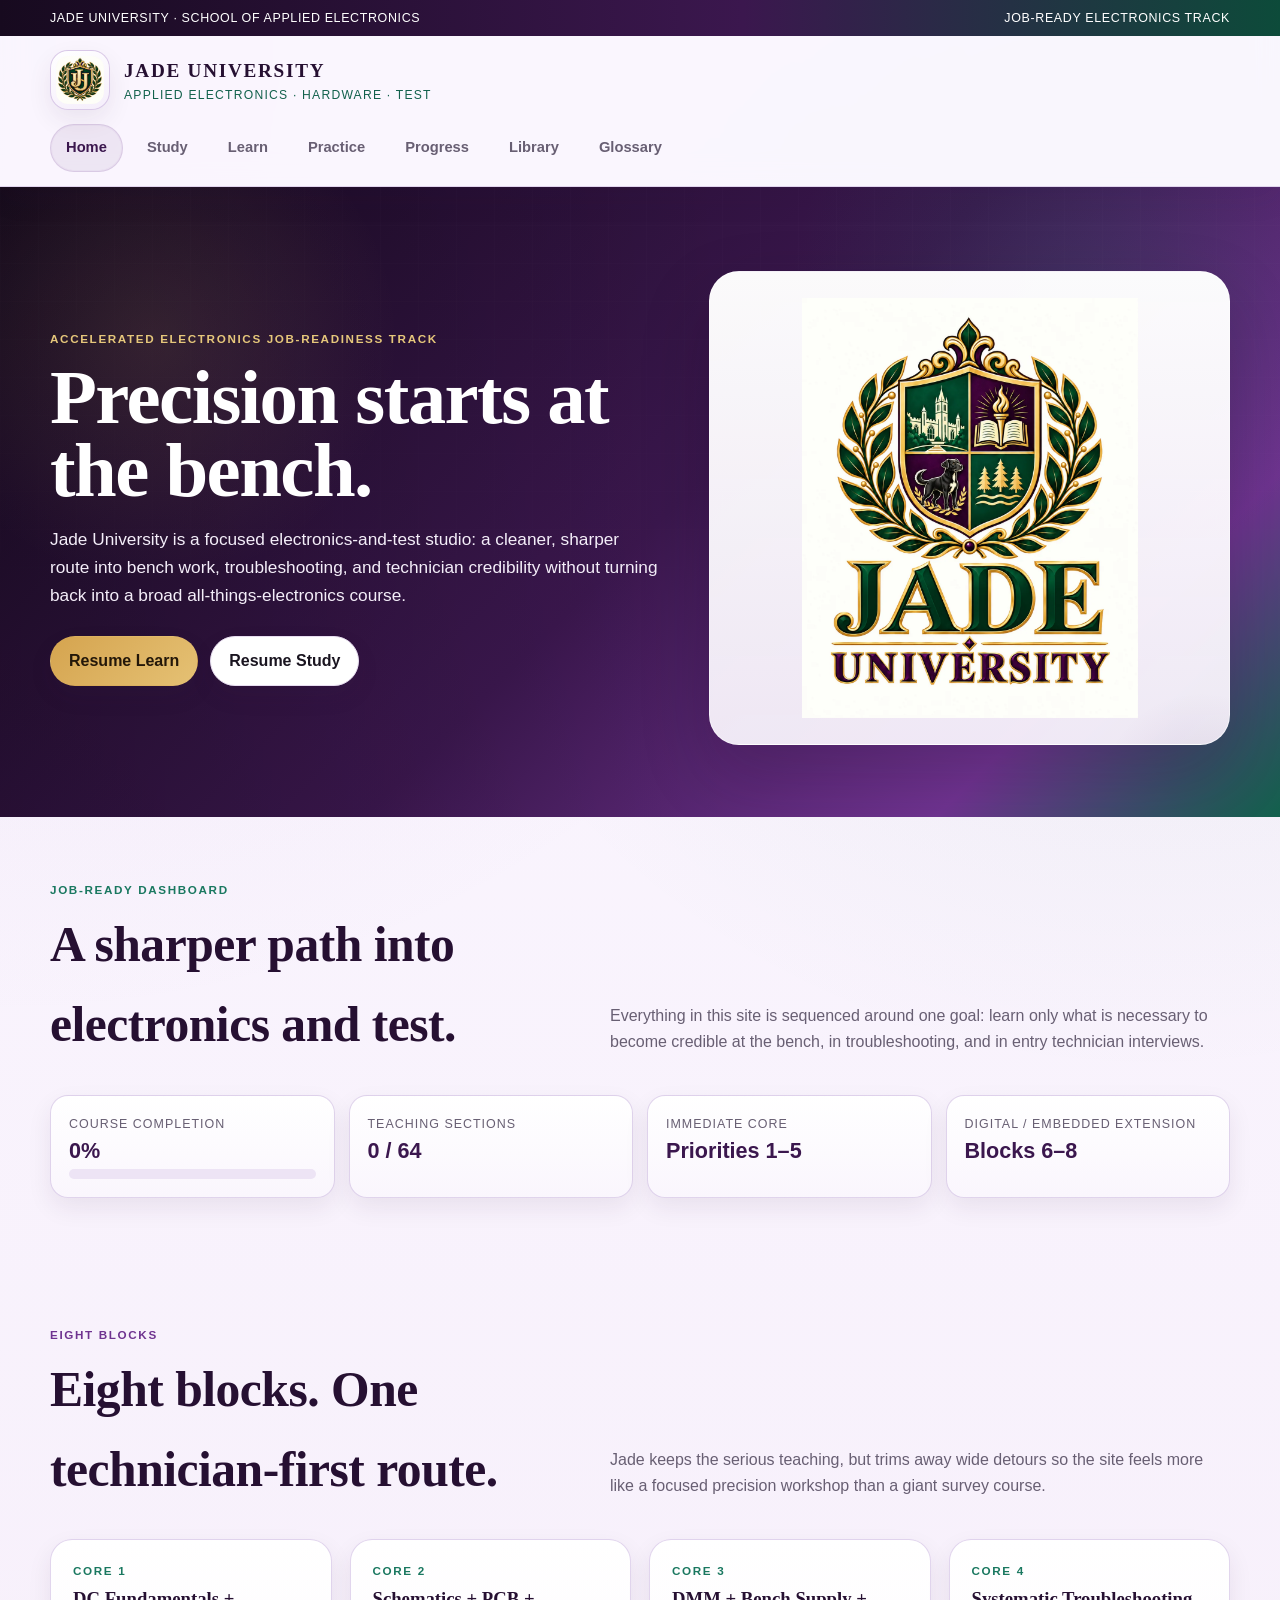
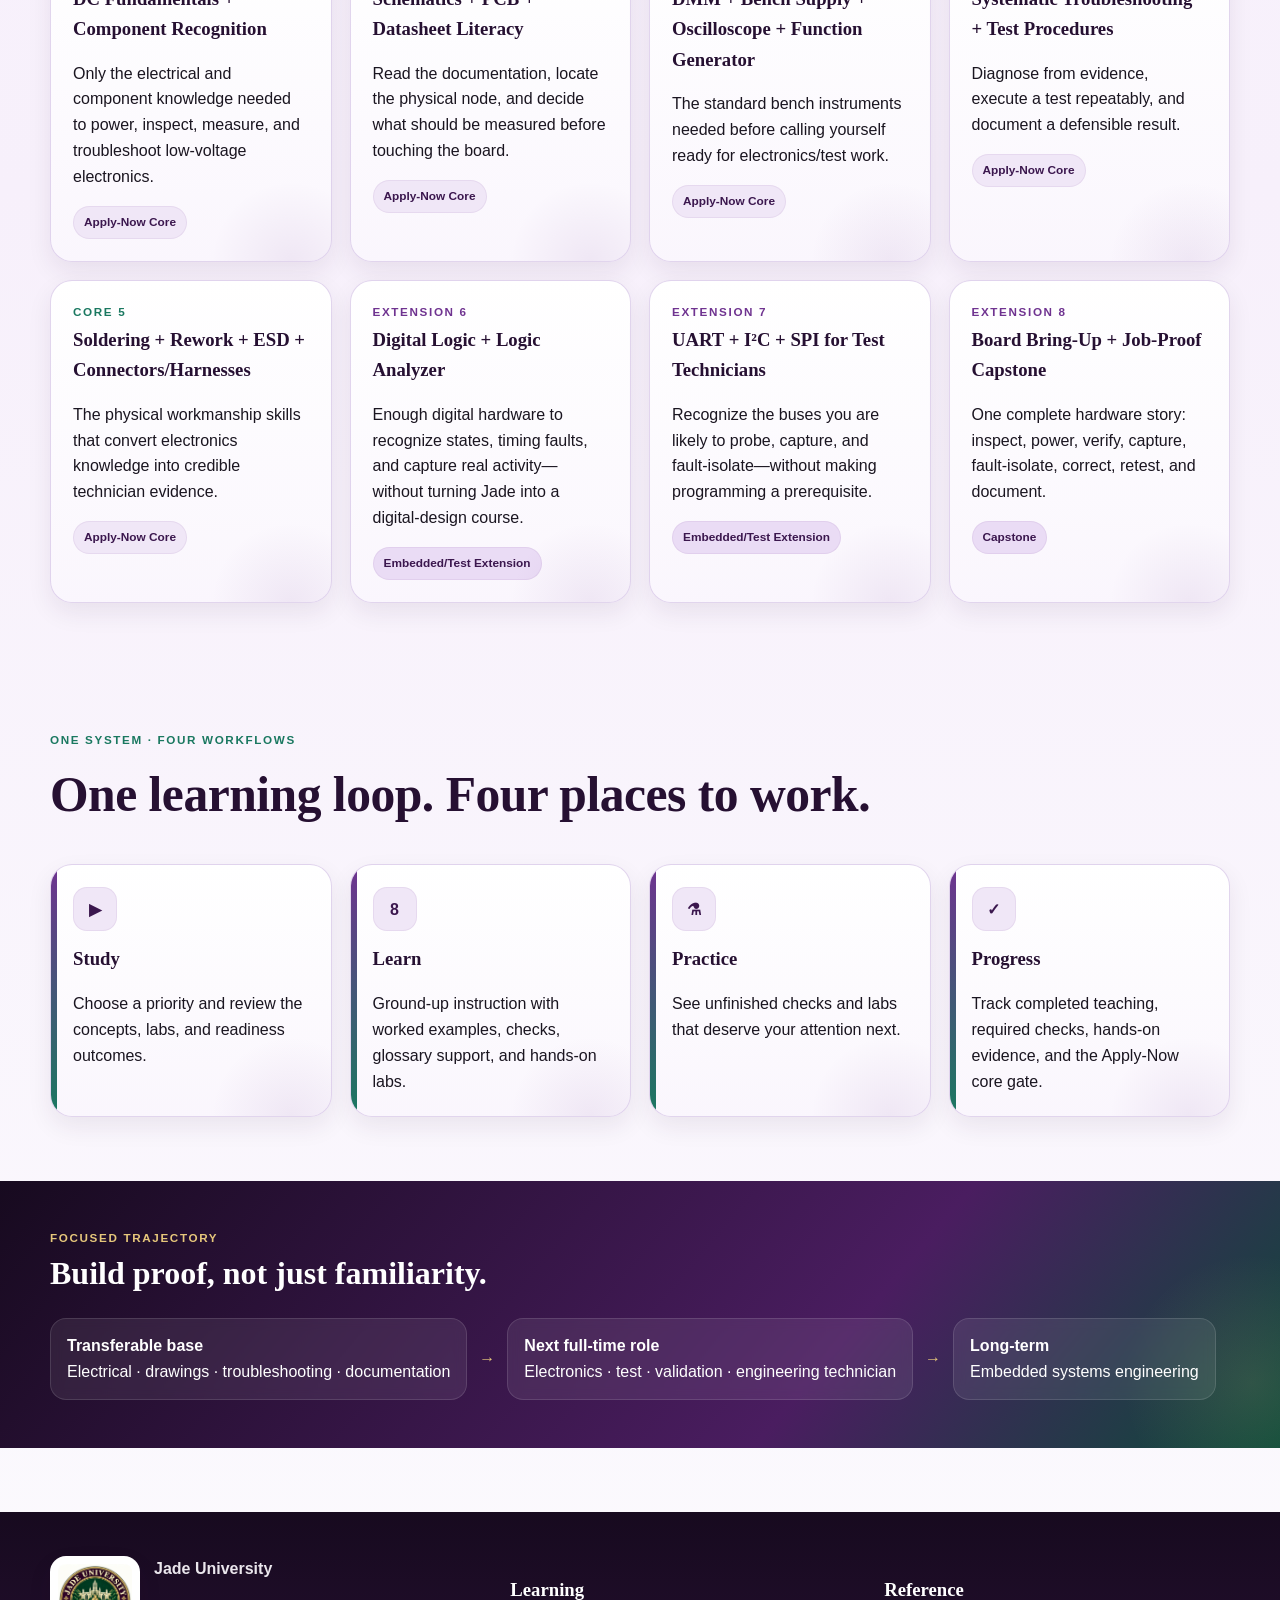
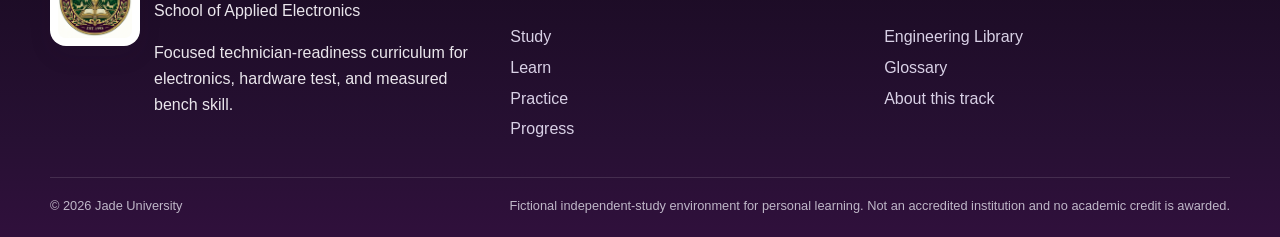
<file: index.html>
<!doctype html>
<html lang="en"><head><meta charset="utf-8"><meta name="viewport" content="width=device-width,initial-scale=1,viewport-fit=cover"><meta name="theme-color" content="#5a2571"><meta name="description" content="Jade University accelerated electronics job-readiness learning track."><link rel="icon" href="icon-192.png"><link rel="apple-touch-icon" href="icon-180.png"><link rel="manifest" href="manifest.webmanifest"><link rel="stylesheet" href="styles.css"><title>Home | Jade University</title></head>
<body data-page="home">
<header class="site-header">
  <a class="skip-link" href="#main">Skip to content</a>
  <div class="topline"><div class="shell topline-inner"><span>Jade University · School of Applied Electronics</span><span class="desktop-only">Job-Ready Electronics Track</span></div></div>
  <div class="shell brand-row">
    <a class="brand" href="index.html"><img src="monogram.webp" alt="Jade University monogram"><div><span class="brand-name">JADE UNIVERSITY</span><span class="brand-sub">Applied Electronics · Hardware · Test</span></div></a>
    <button class="nav-toggle" aria-controls="primary-navigation" aria-expanded="false" aria-label="Open navigation">☰</button>
  </div>
  <nav class="main-nav" id="primary-navigation" aria-label="Primary navigation"><div class="shell nav-links">
    <a href="index.html" data-nav="home">Home</a><a href="study.html" data-nav="study">Study</a><a href="learn.html" data-nav="learn">Learn</a><a href="practice.html" data-nav="practice">Practice</a><a href="progress.html" data-nav="progress">Progress</a><a href="resources.html" data-nav="resources">Library</a><a href="glossary.html" data-nav="glossary">Glossary</a>
  </div></nav>
</header>
<main id="main">
<section class="hero"><div class="shell hero-grid">
  <div><div class="eyebrow">Accelerated Electronics Job-Readiness Track</div><h1>Precision starts at the bench.</h1>
  <p>Jade University is a focused electronics-and-test studio: a cleaner, sharper route into bench work, troubleshooting, and technician credibility without turning back into a broad all-things-electronics course.</p>
  <div class="hero-actions"><a class="button gold" id="resume-learn" href="learn.html">Resume Learn</a><a class="button ghost" id="resume-study" href="study.html">Resume Study</a></div></div>
  <div class="hero-logo-card"><img src="wordmark-stacked.webp" alt="Jade University crest and wordmark"></div>
</div></section>
<section class="section shell"><div id="migration-notice" class="callout purple" hidden></div><div class="section-heading"><div><div class="eyebrow jade">Job-Ready Dashboard</div><h2>A sharper path into electronics and test.</h2></div><p>Everything in this site is sequenced around one goal: learn only what is necessary to become credible at the bench, in troubleshooting, and in entry technician interviews.</p></div>
<div class="status-grid"><div class="status-card"><span>Course completion</span><strong id="home-progress-percent">0%</strong><div class="progress-track"><span id="home-progress-bar"></span></div></div><div class="status-card"><span>Teaching sections</span><strong id="home-progress-count">0 / 0</strong></div><div class="status-card"><span>Immediate core</span><strong>Priorities 1–5</strong></div><div class="status-card"><span>Digital / embedded extension</span><strong>Blocks 6–8</strong></div></div>
</section>
<section class="section shell"><div class="section-heading"><div><div class="eyebrow purple">Eight blocks</div><h2>Eight blocks. One technician-first route.</h2></div><p>Jade keeps the serious teaching, but trims away wide detours so the site feels more like a focused precision workshop than a giant survey course.</p></div><div class="card-grid four" id="core-competency-grid"></div></section>
<section class="section shell"><div class="section-heading"><div><div class="eyebrow jade">One system · four workflows</div><h2>One learning loop. Four places to work.</h2></div></div>
<div class="card-grid four">
<a class="card portal-card" href="study.html"><span class="portal-icon">▶</span><h3>Study</h3><p>Choose a priority and review the concepts, labs, and readiness outcomes.</p></a>
<a class="card portal-card" href="learn.html"><span class="portal-icon">8</span><h3>Learn</h3><p>Ground-up instruction with worked examples, checks, glossary support, and hands-on labs.</p></a>
<a class="card portal-card" href="practice.html"><span class="portal-icon">⚗</span><h3>Practice</h3><p>See unfinished checks and labs that deserve your attention next.</p></a>
<a class="card portal-card" href="progress.html"><span class="portal-icon">✓</span><h3>Progress</h3><p>Track completed teaching, required checks, hands-on evidence, and the Apply-Now core gate.</p></a>
</div></section>
<section class="band"><div class="shell"><div class="eyebrow">Focused trajectory</div><h2>Build proof, not just familiarity.</h2><div class="pathway"><div><strong>Transferable base</strong><span>Electrical · drawings · troubleshooting · documentation</span></div><span class="path-arrow">→</span><div><strong>Next full-time role</strong><span>Electronics · test · validation · engineering technician</span></div><span class="path-arrow">→</span><div><strong>Long-term</strong><span>Embedded systems engineering</span></div></div></div></section>
</main>
<footer class="site-footer"><div class="shell footer-grid">
  <div class="footer-brand"><img loading="lazy" src="seal.webp" alt=""><div><strong>Jade University</strong><p>School of Applied Electronics</p><p>Focused technician-readiness curriculum for electronics, hardware test, and measured bench skill.</p></div></div>
  <div><h3>Learning</h3><a href="study.html">Study</a><a href="learn.html">Learn</a><a href="practice.html">Practice</a><a href="progress.html">Progress</a></div>
  <div><h3>Reference</h3><a href="resources.html">Engineering Library</a><a href="glossary.html">Glossary</a><a href="about.html">About this track</a></div>
</div><div class="shell legal"><span>© 2026 Jade University</span><span>Fictional independent-study environment for personal learning. Not an accredited institution and no academic credit is awarded.</span></div></footer>
<div class="toast" id="toast" hidden></div>

<script>document.addEventListener('DOMContentLoaded',()=>{document.querySelector(`[data-nav="home"]`)?.classList.add('active')});</script>
<script src="curriculum.js"></script><script src="glossary-data.js"></script><script src="resources-data.js"></script><script src="learning-enhancements.js"></script><script src="app.js"></script><script>if('serviceWorker' in navigator){window.addEventListener('load',()=>navigator.serviceWorker.register('service-worker.js').catch(()=>{}))}</script></body></html>
</file>
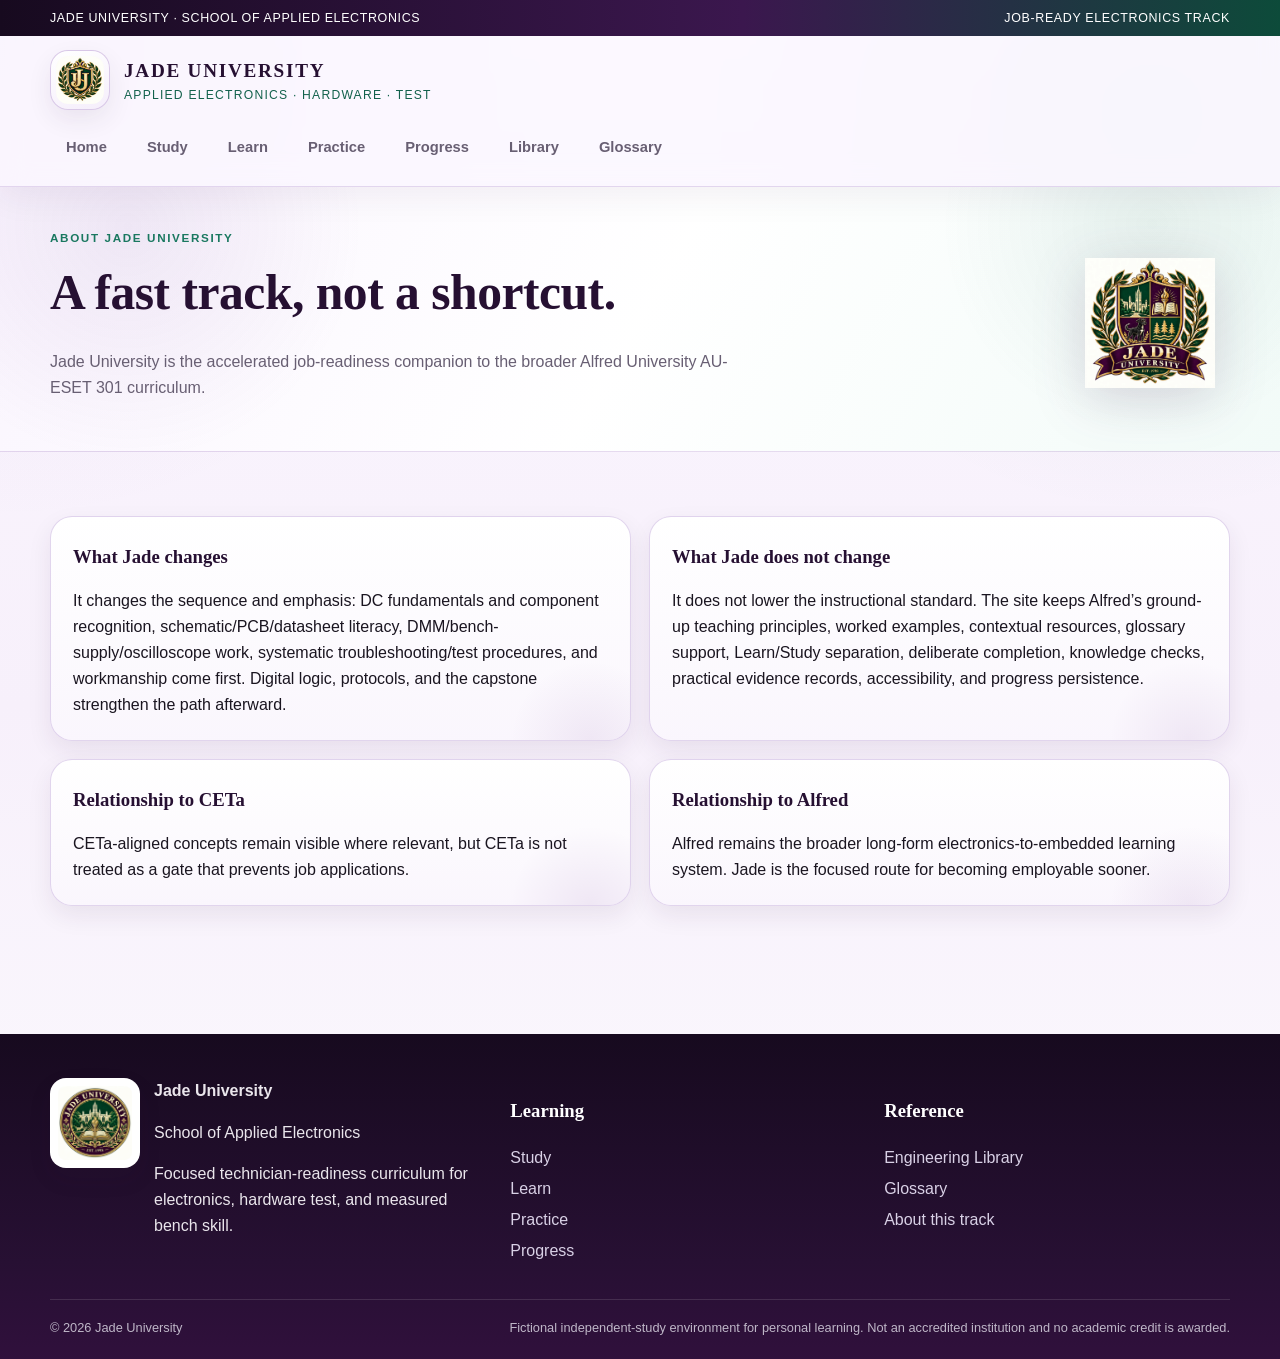
<file: about.html>
<!doctype html>
<html lang="en"><head><meta charset="utf-8"><meta name="viewport" content="width=device-width,initial-scale=1,viewport-fit=cover"><meta name="theme-color" content="#5a2571"><meta name="description" content="Jade University accelerated electronics job-readiness learning track."><link rel="icon" href="icon-192.png"><link rel="apple-touch-icon" href="icon-180.png"><link rel="manifest" href="manifest.webmanifest"><link rel="stylesheet" href="styles.css"><title>About | Jade University</title></head>
<body data-page="about">
<header class="site-header">
  <a class="skip-link" href="#main">Skip to content</a>
  <div class="topline"><div class="shell topline-inner"><span>Jade University · School of Applied Electronics</span><span class="desktop-only">Job-Ready Electronics Track</span></div></div>
  <div class="shell brand-row">
    <a class="brand" href="index.html"><img src="monogram.webp" alt="Jade University monogram"><div><span class="brand-name">JADE UNIVERSITY</span><span class="brand-sub">Applied Electronics · Hardware · Test</span></div></a>
    <button class="nav-toggle" aria-controls="primary-navigation" aria-expanded="false" aria-label="Open navigation">☰</button>
  </div>
  <nav class="main-nav" id="primary-navigation" aria-label="Primary navigation"><div class="shell nav-links">
    <a href="index.html" data-nav="home">Home</a><a href="study.html" data-nav="study">Study</a><a href="learn.html" data-nav="learn">Learn</a><a href="practice.html" data-nav="practice">Practice</a><a href="progress.html" data-nav="progress">Progress</a><a href="resources.html" data-nav="resources">Library</a><a href="glossary.html" data-nav="glossary">Glossary</a>
  </div></nav>
</header>
<main id="main">
<section class="page-hero"><div class="shell page-heading"><div><div class="eyebrow jade">About Jade University</div><h1>A fast track, not a shortcut.</h1><p>Jade University is the accelerated job-readiness companion to the broader Alfred University AU-ESET 301 curriculum.</p></div><img class="page-logo" loading="lazy" src="crest.webp" alt="Jade University crest"></div></section>
<section class="section shell"><div class="card-grid two">
<div class="card"><h3>What Jade changes</h3><p>It changes the sequence and emphasis: DC fundamentals and component recognition, schematic/PCB/datasheet literacy, DMM/bench-supply/oscilloscope work, systematic troubleshooting/test procedures, and workmanship come first. Digital logic, protocols, and the capstone strengthen the path afterward.</p></div>
<div class="card"><h3>What Jade does not change</h3><p>It does not lower the instructional standard. The site keeps Alfred’s ground-up teaching principles, worked examples, contextual resources, glossary support, Learn/Study separation, deliberate completion, knowledge checks, practical evidence records, accessibility, and progress persistence.</p></div>
<div class="card"><h3>Relationship to CETa</h3><p>CETa-aligned concepts remain visible where relevant, but CETa is not treated as a gate that prevents job applications.</p></div>
<div class="card"><h3>Relationship to Alfred</h3><p>Alfred remains the broader long-form electronics-to-embedded learning system. Jade is the focused route for becoming employable sooner.</p></div>
</div></section>
</main>
<footer class="site-footer"><div class="shell footer-grid">
  <div class="footer-brand"><img loading="lazy" src="seal.webp" alt=""><div><strong>Jade University</strong><p>School of Applied Electronics</p><p>Focused technician-readiness curriculum for electronics, hardware test, and measured bench skill.</p></div></div>
  <div><h3>Learning</h3><a href="study.html">Study</a><a href="learn.html">Learn</a><a href="practice.html">Practice</a><a href="progress.html">Progress</a></div>
  <div><h3>Reference</h3><a href="resources.html">Engineering Library</a><a href="glossary.html">Glossary</a><a href="about.html">About this track</a></div>
</div><div class="shell legal"><span>© 2026 Jade University</span><span>Fictional independent-study environment for personal learning. Not an accredited institution and no academic credit is awarded.</span></div></footer>
<div class="toast" id="toast" hidden></div>

<script>document.addEventListener('DOMContentLoaded',()=>{document.querySelector(`[data-nav="about"]`)?.classList.add('active')});</script>
<script src="curriculum.js"></script><script src="glossary-data.js"></script><script src="resources-data.js"></script><script src="learning-enhancements.js"></script><script src="app.js"></script><script>if('serviceWorker' in navigator){window.addEventListener('load',()=>navigator.serviceWorker.register('service-worker.js').catch(()=>{}))}</script></body></html>
</file>
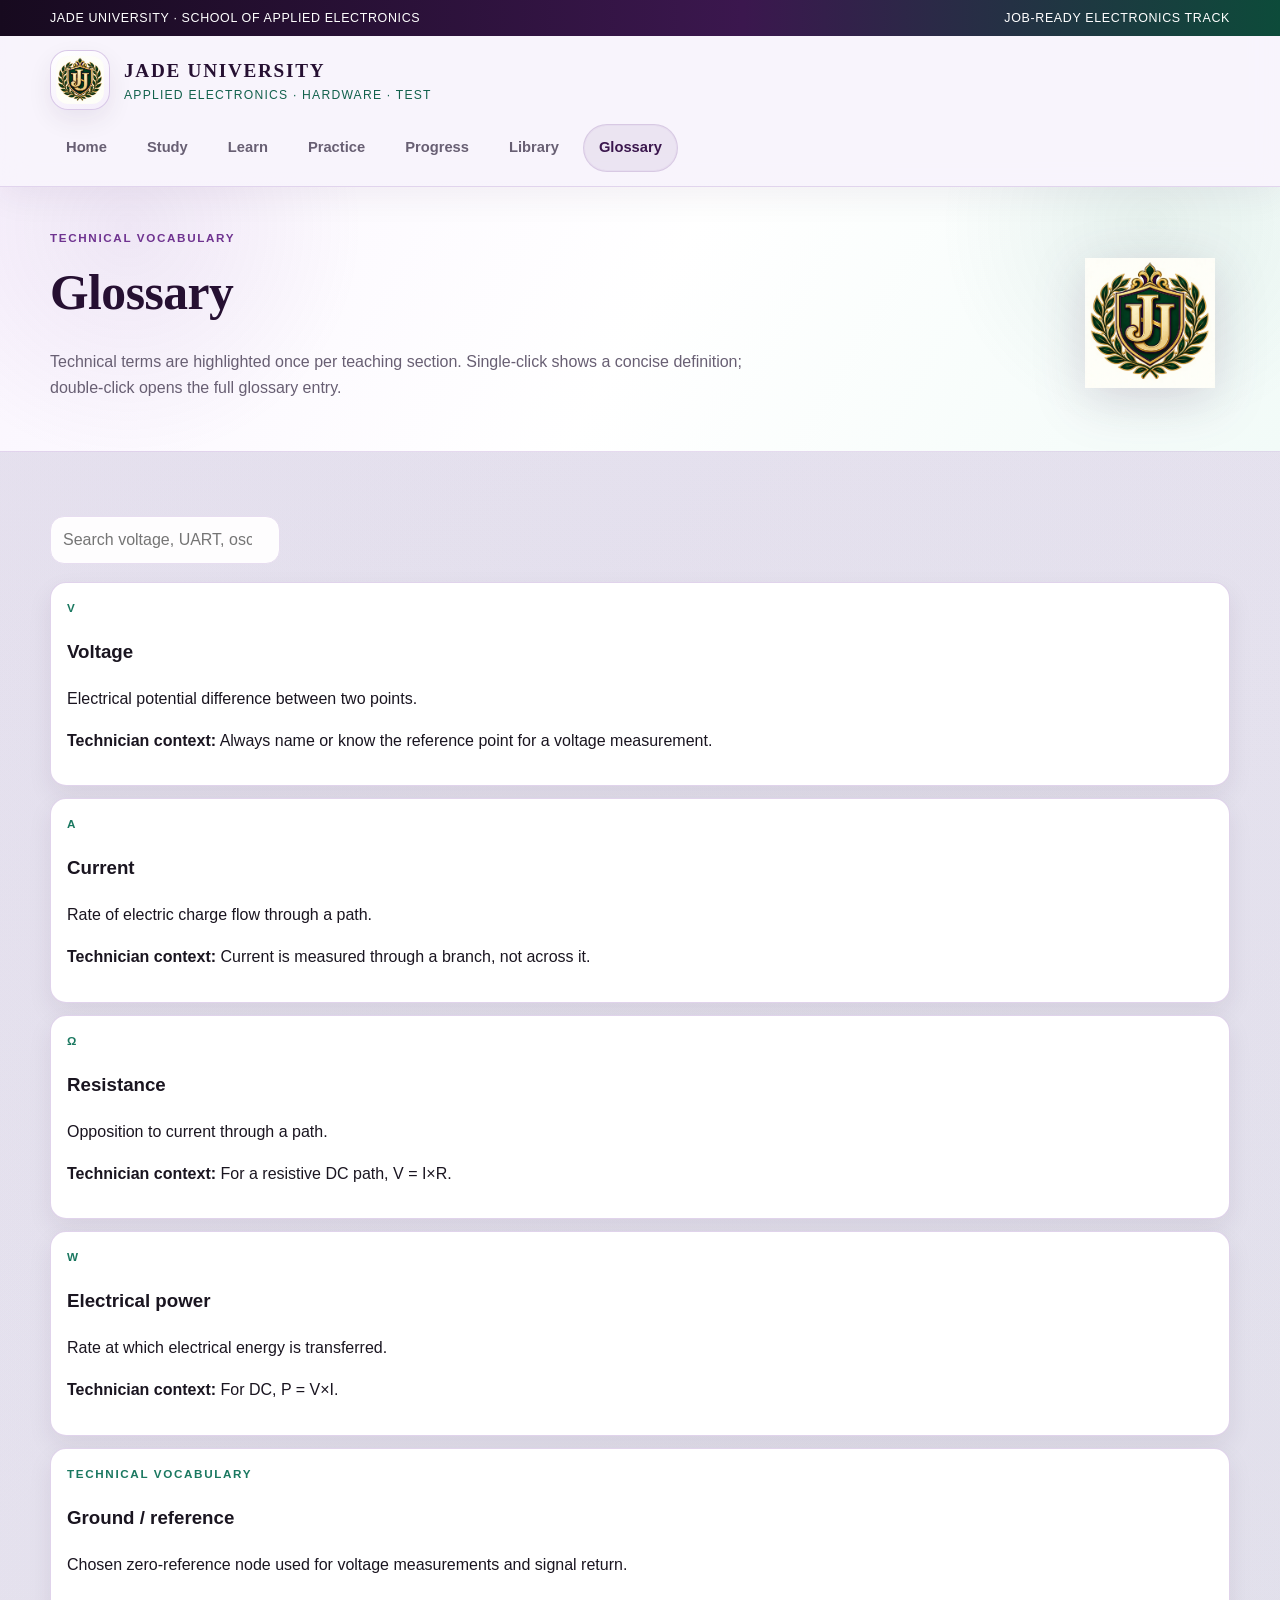
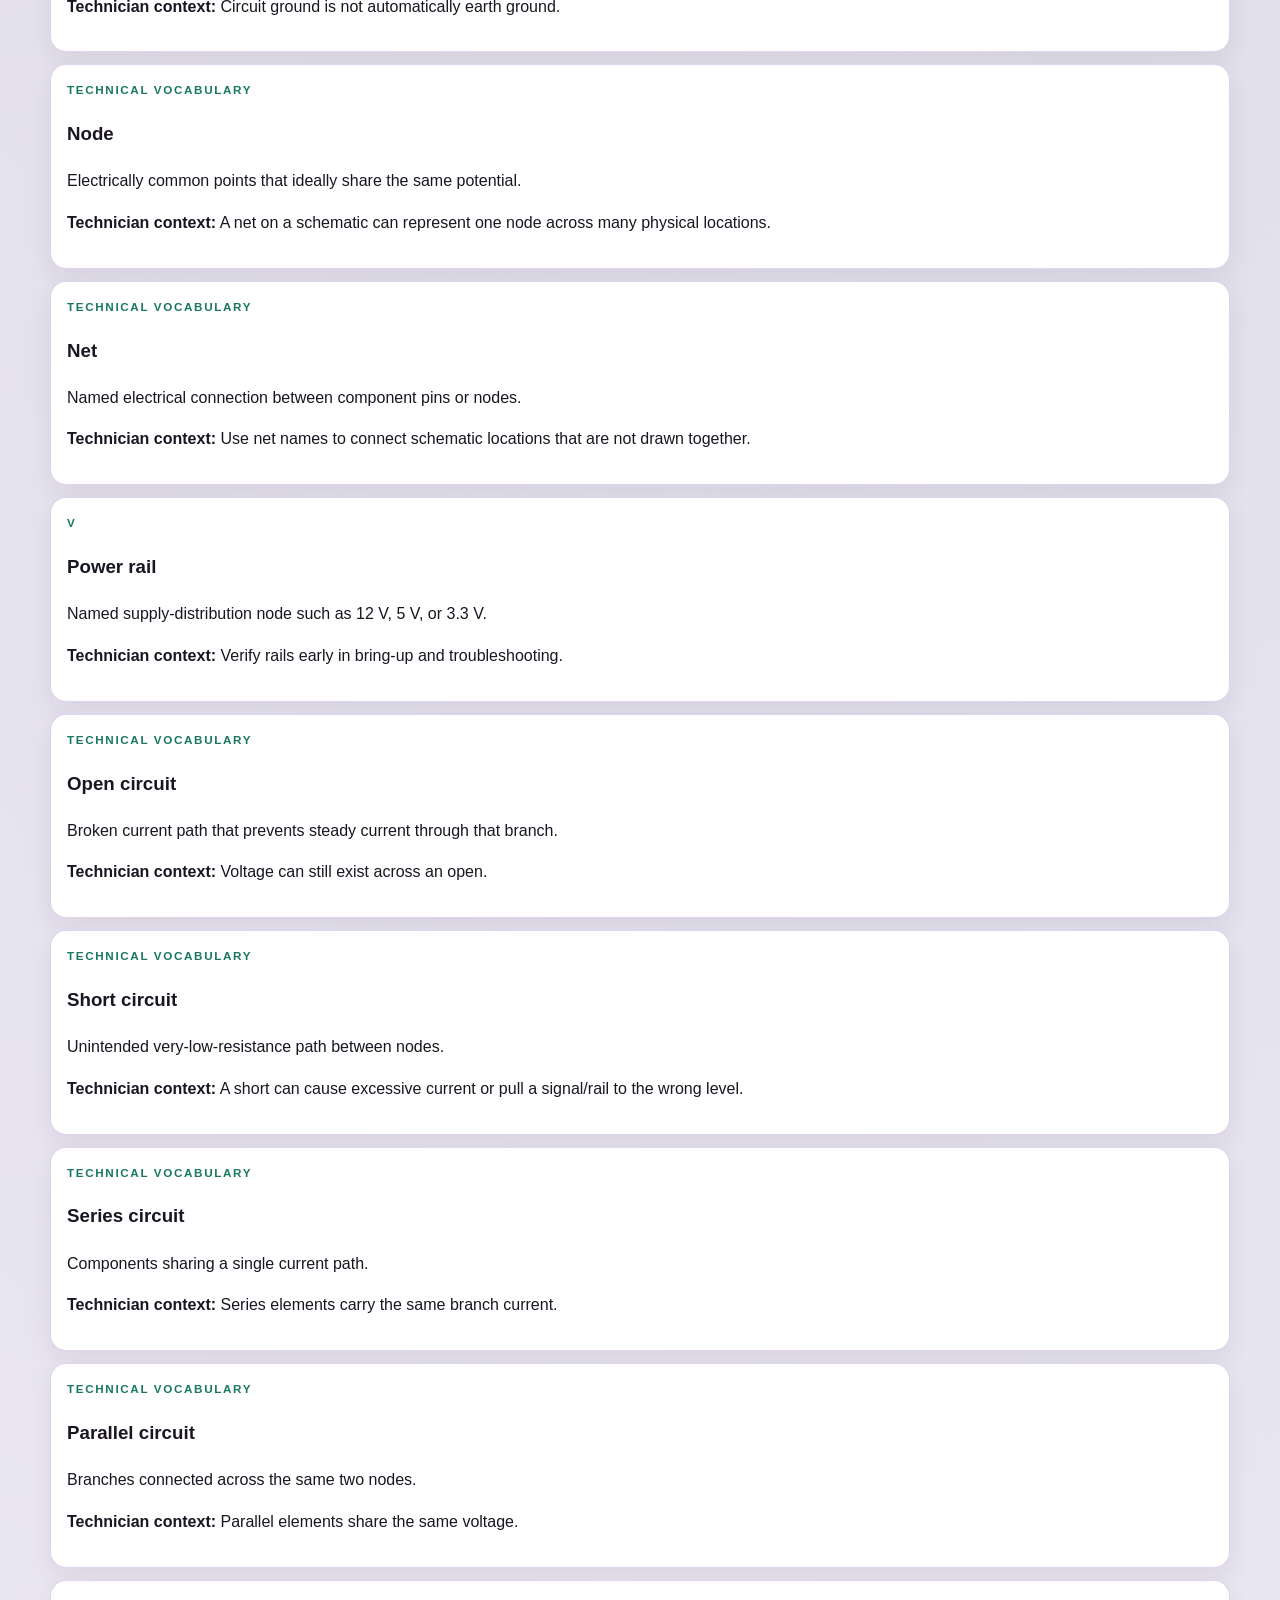
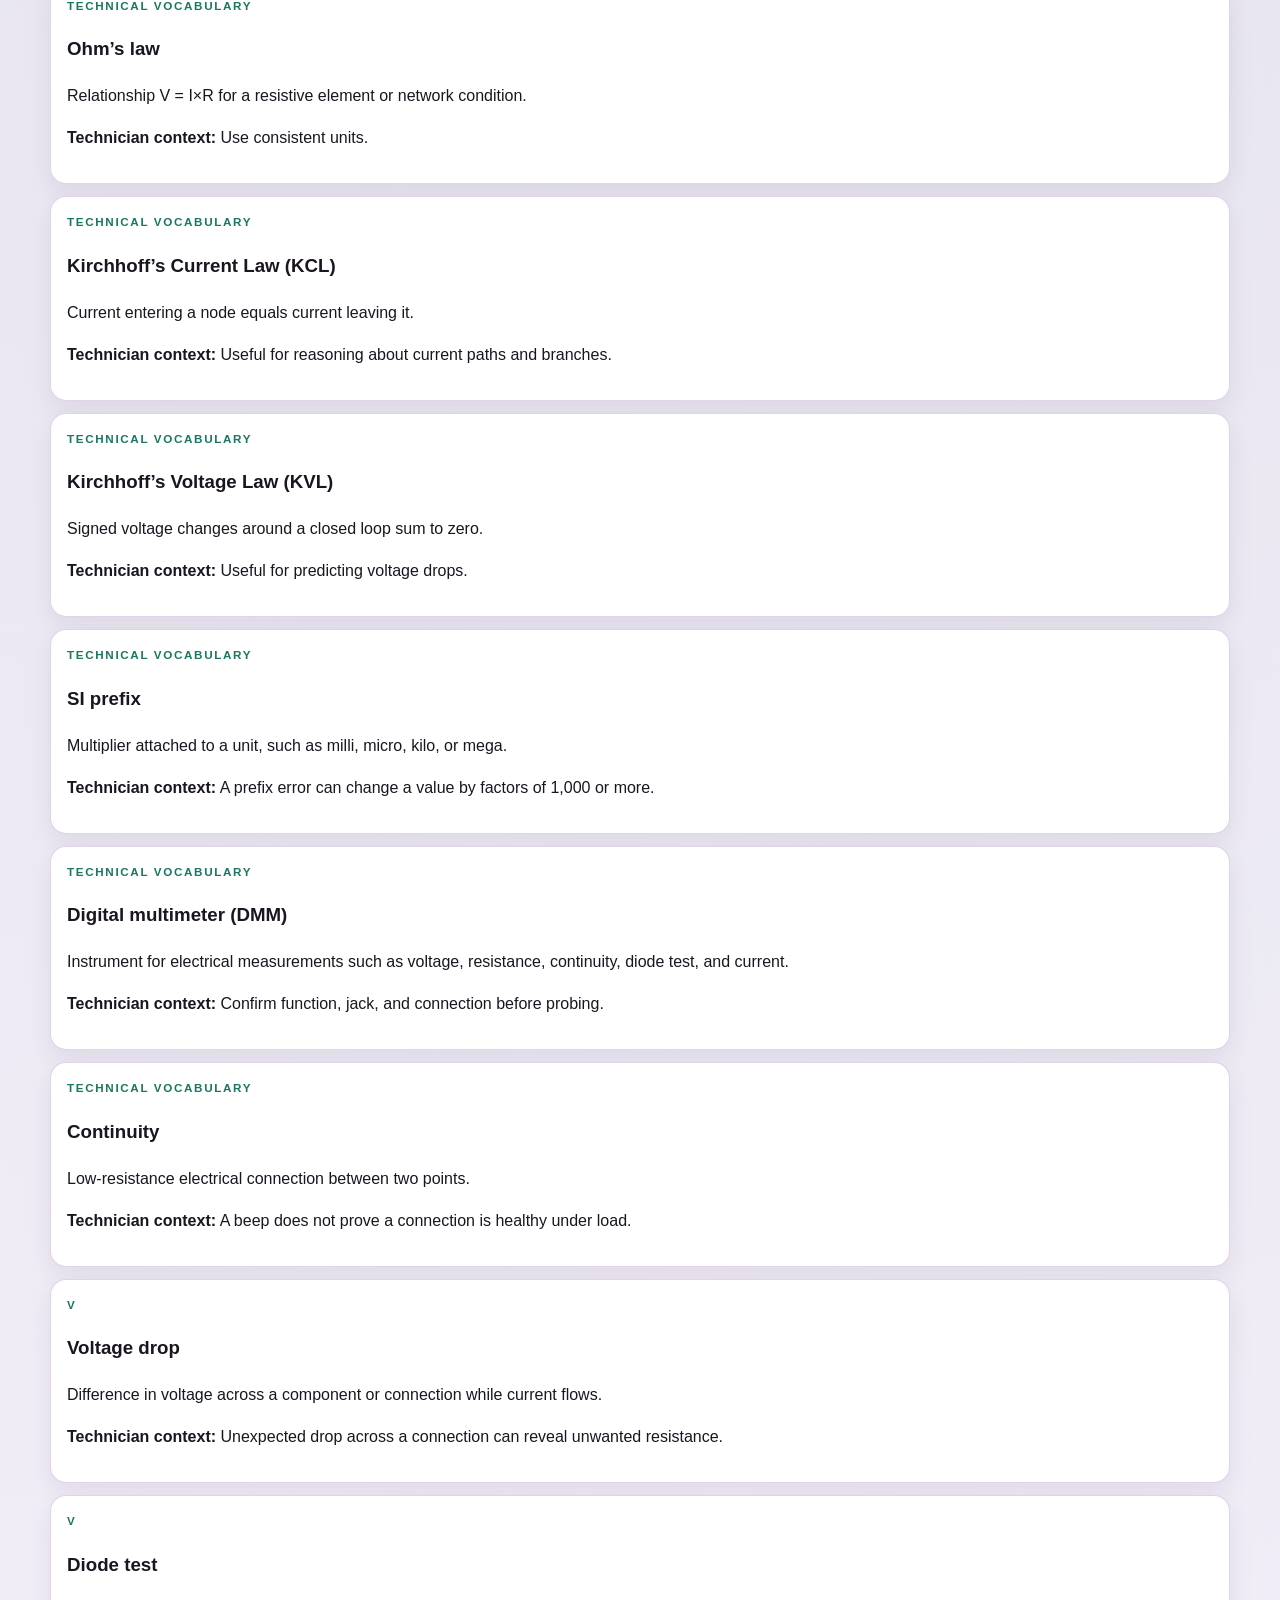
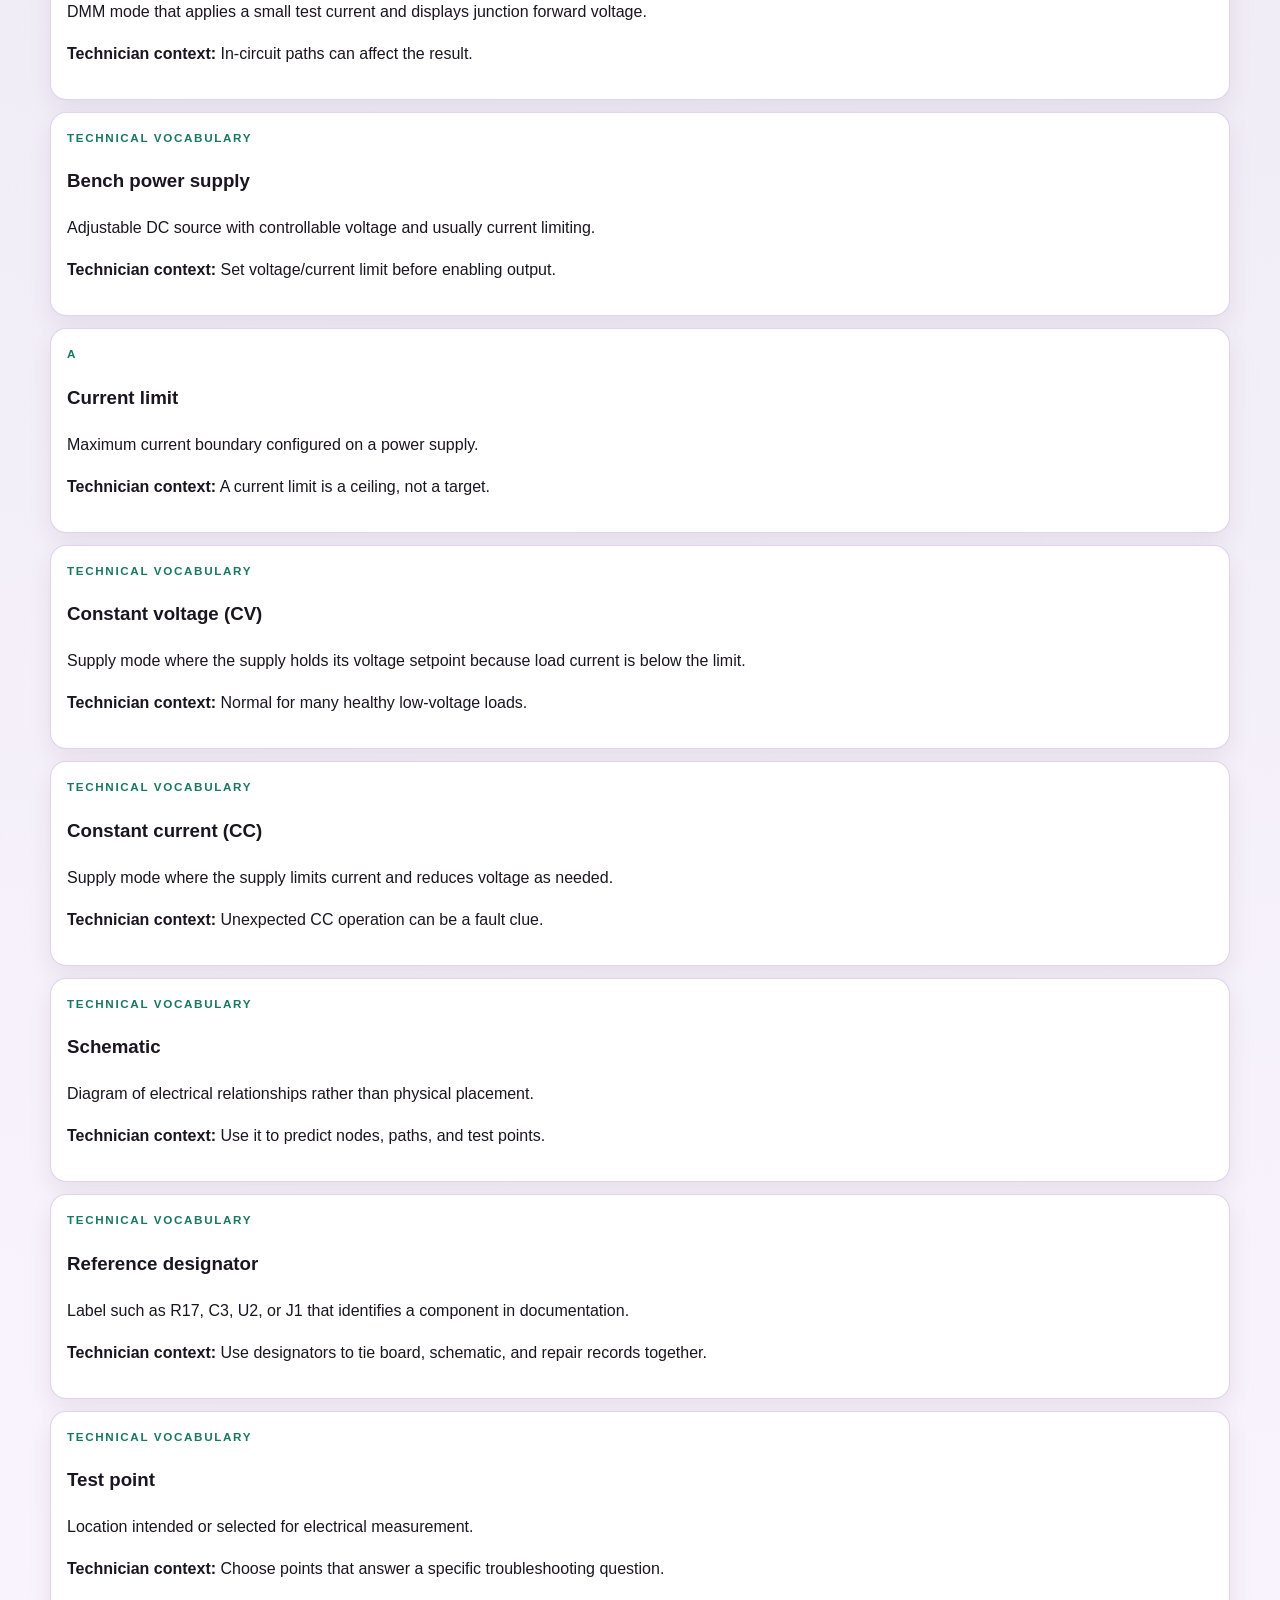
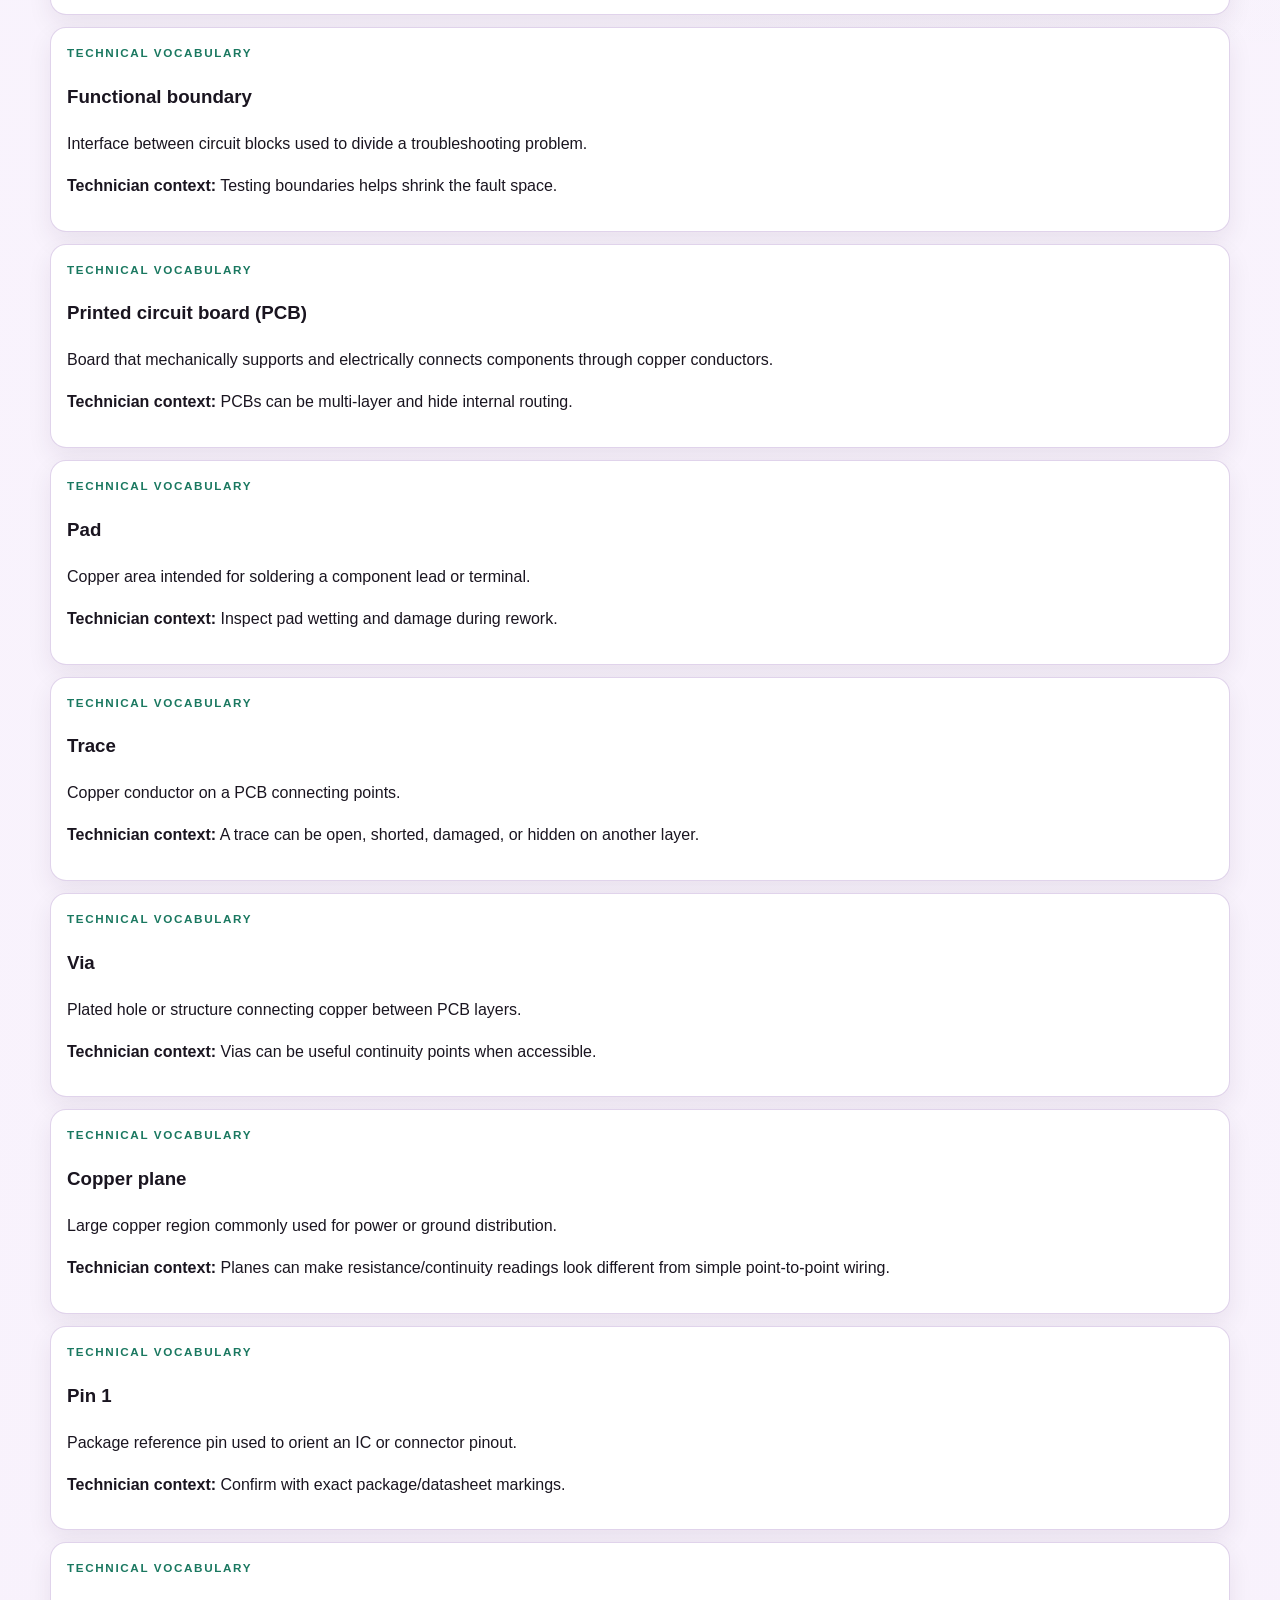
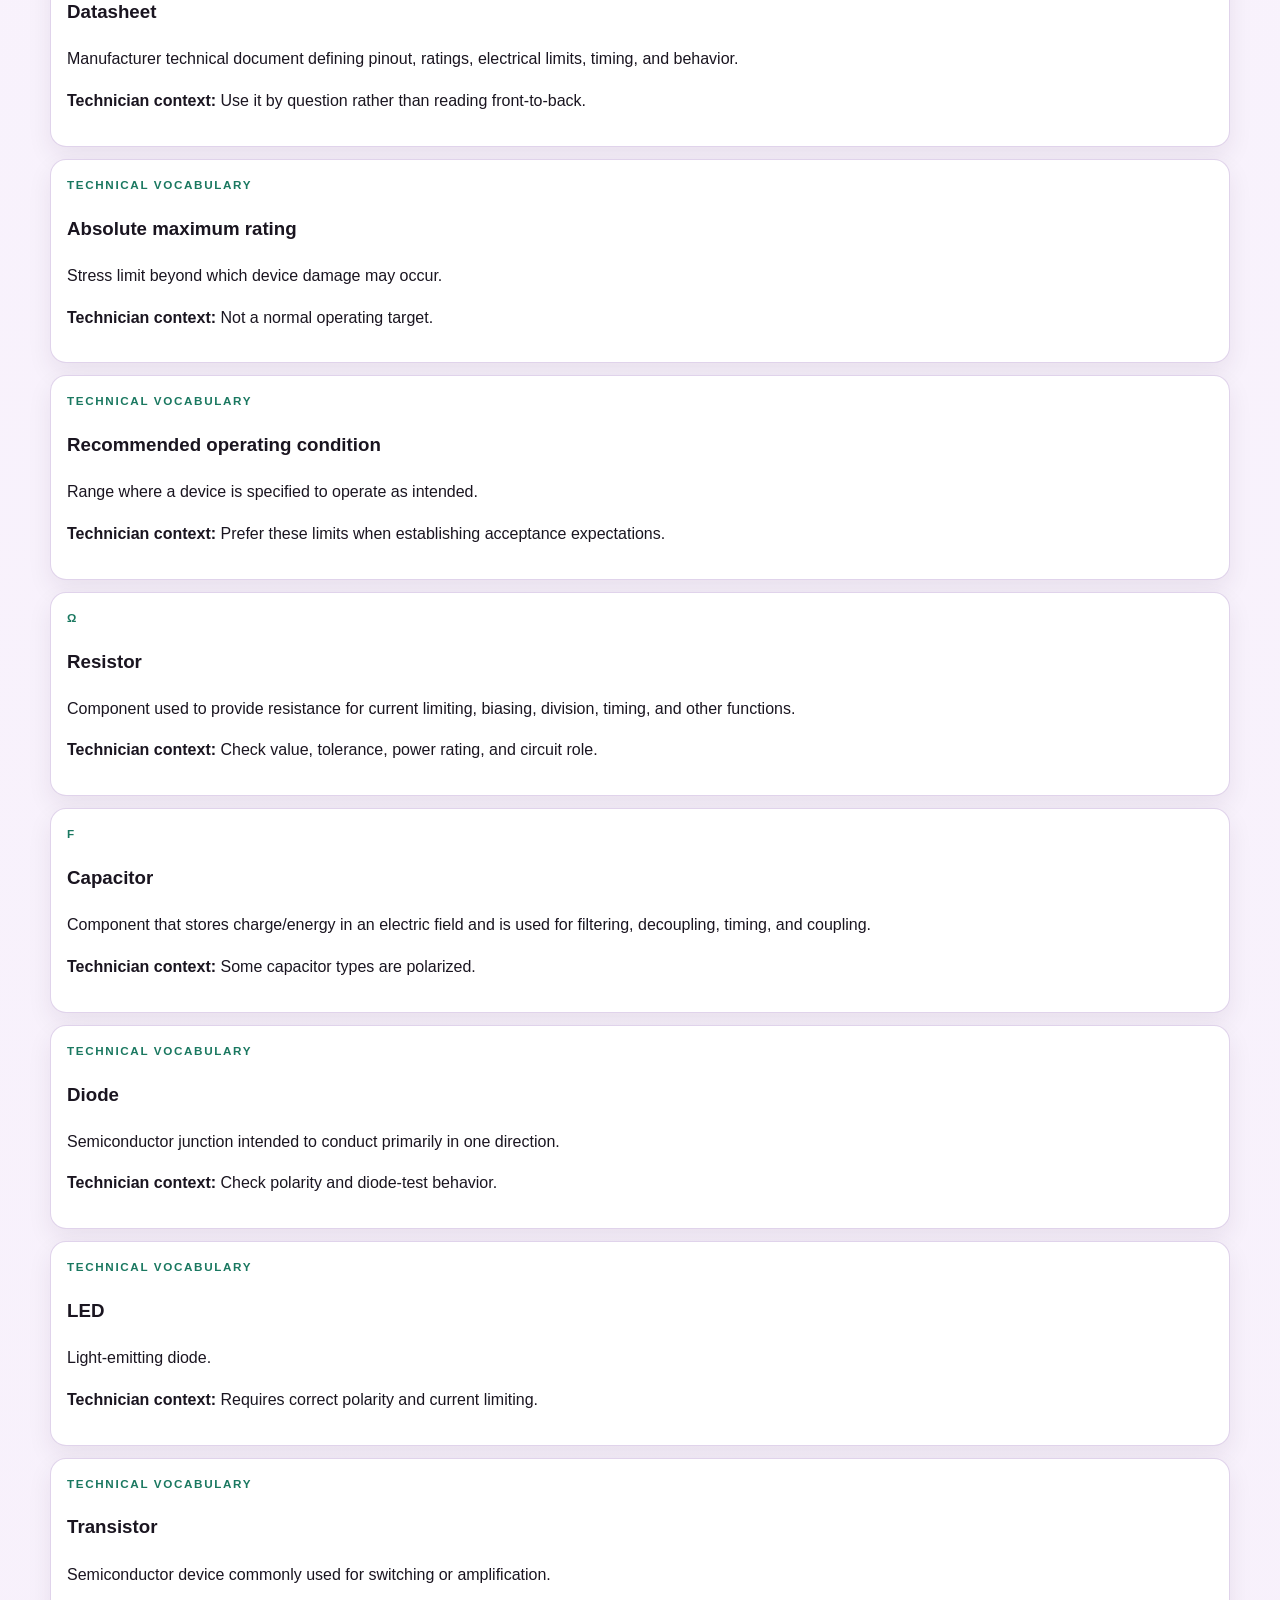
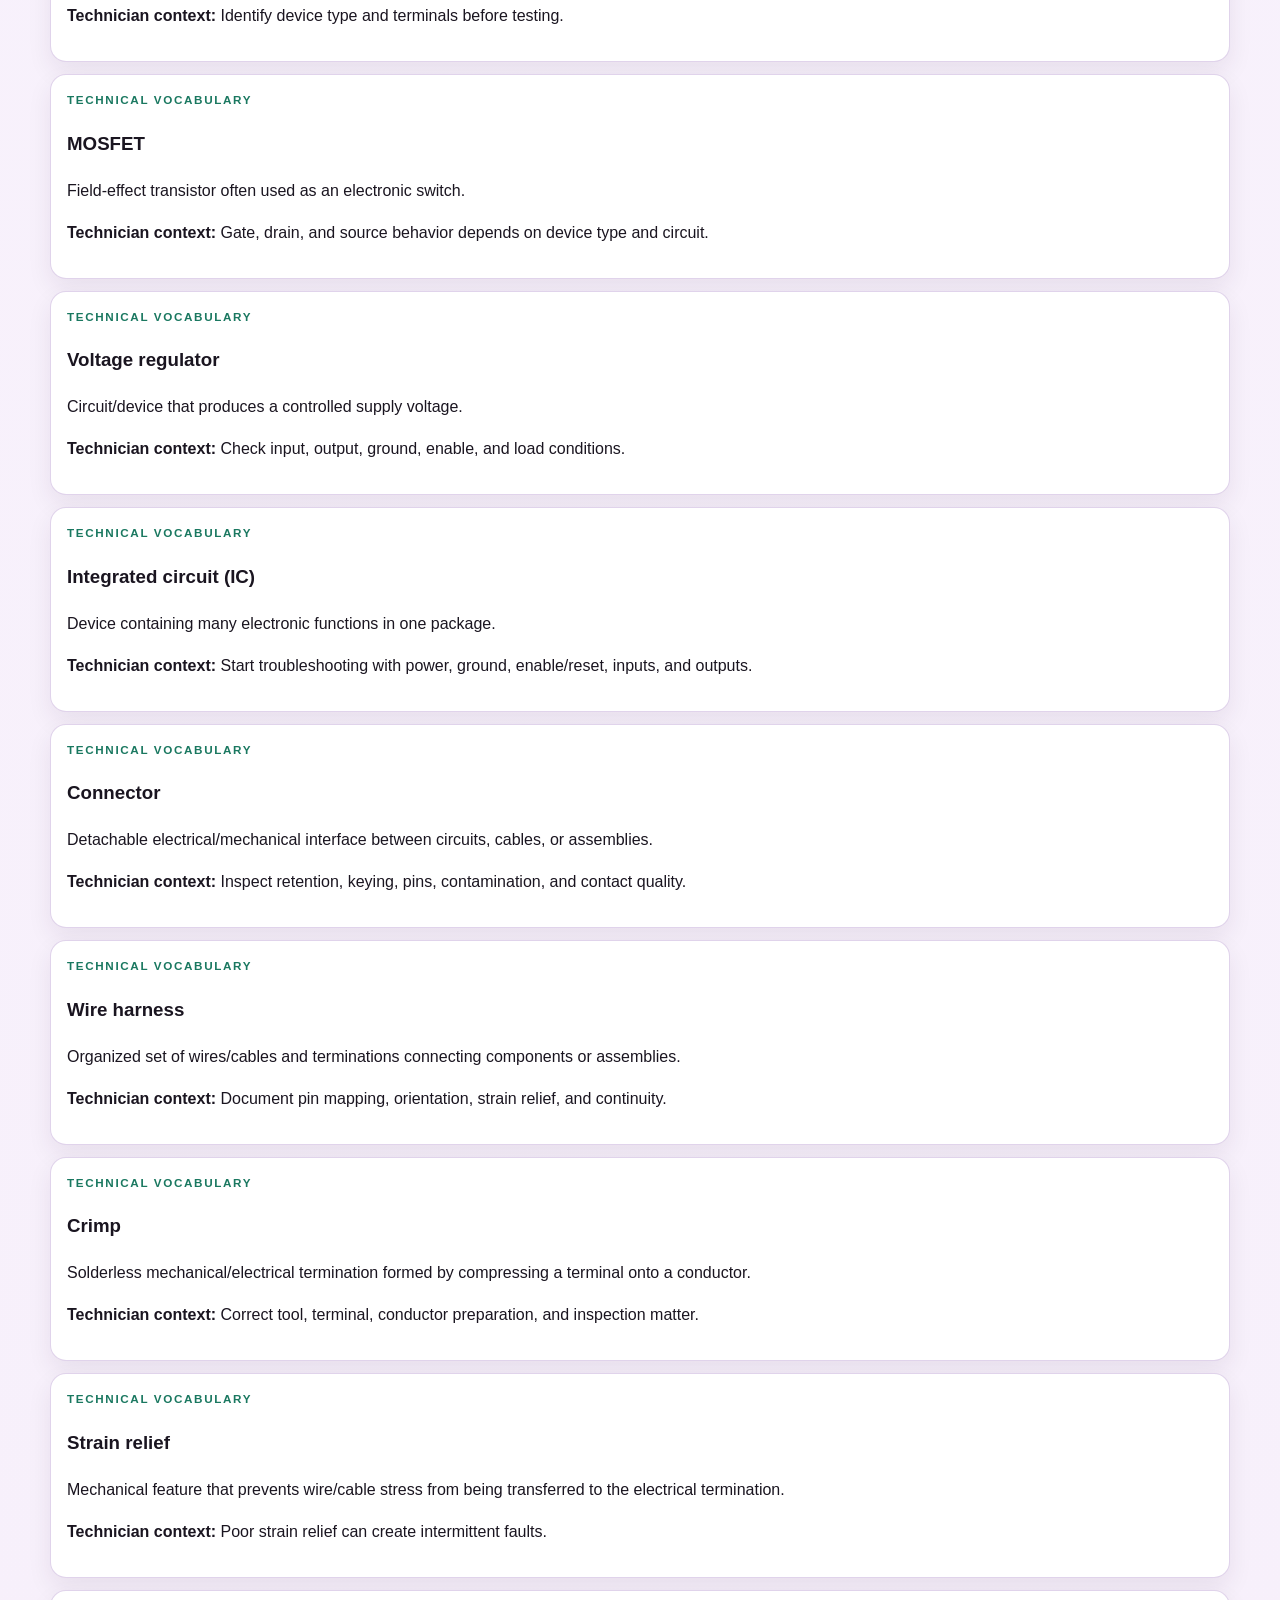
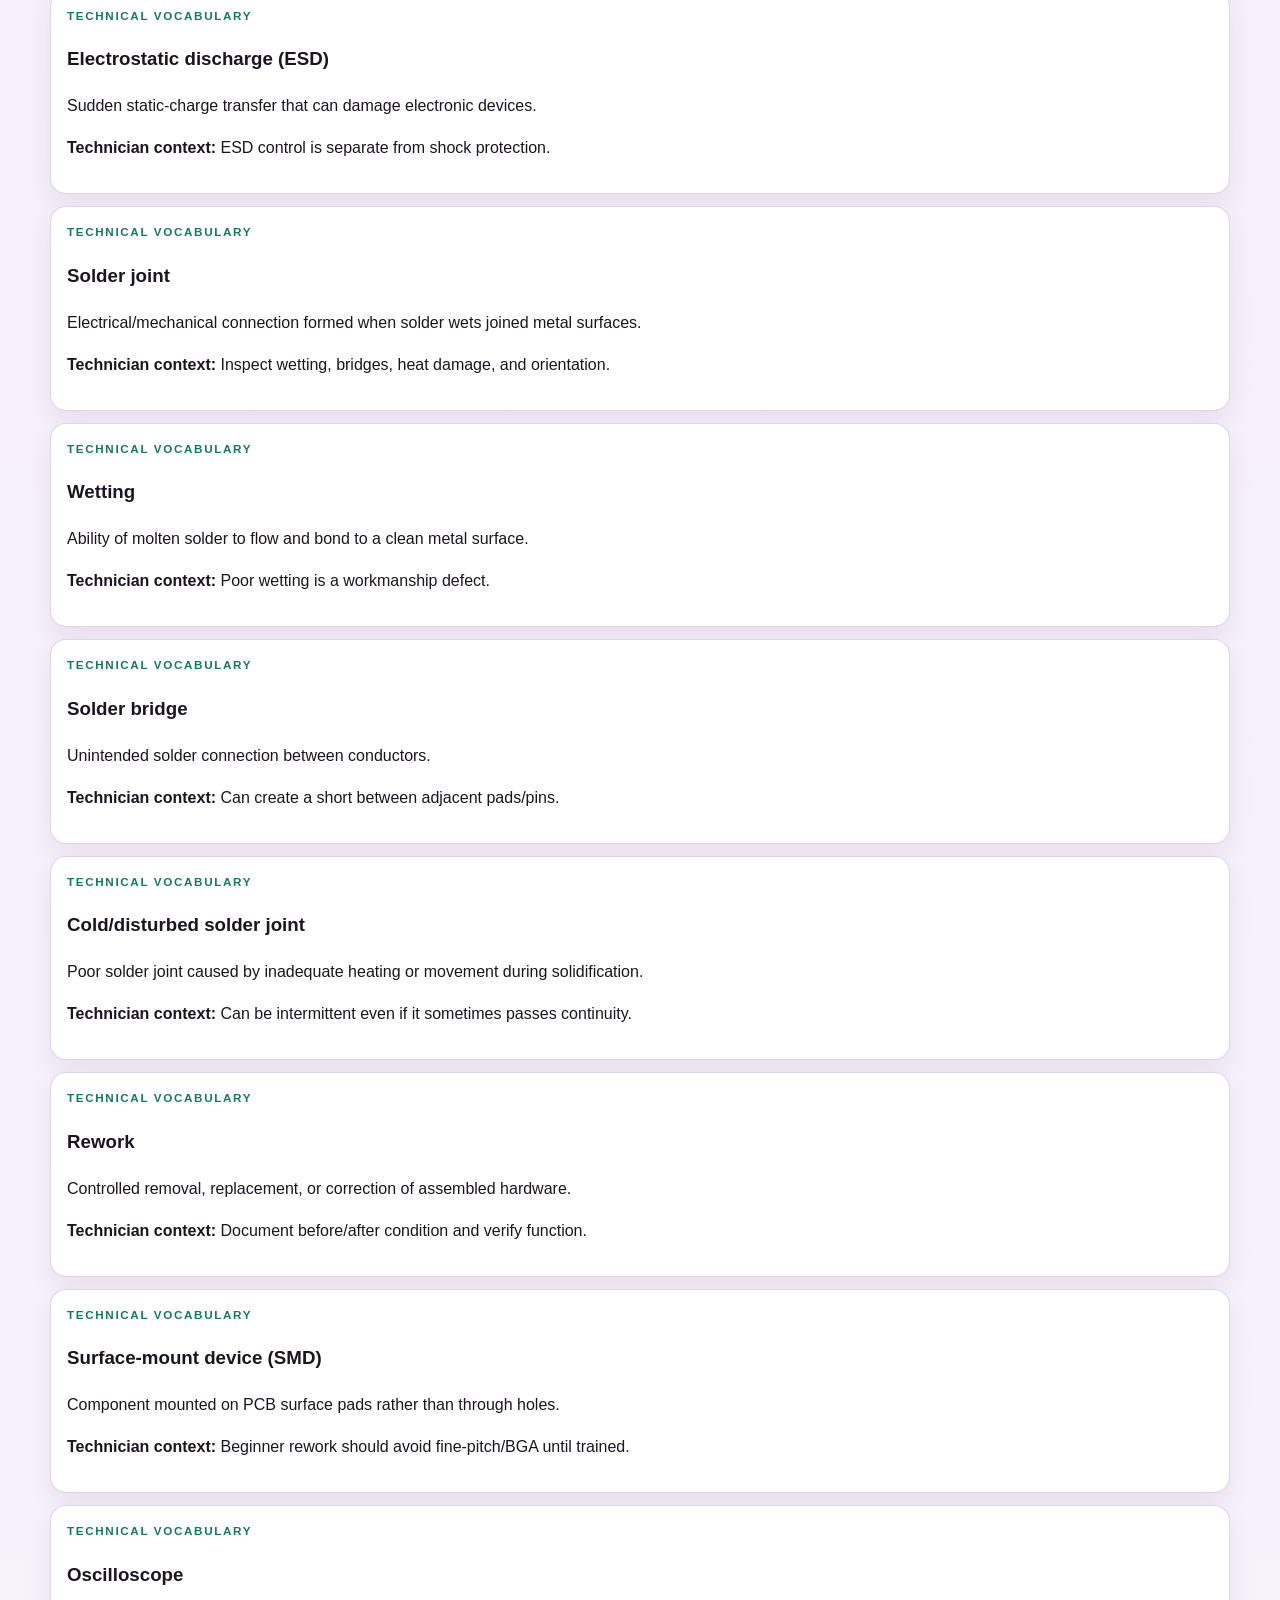
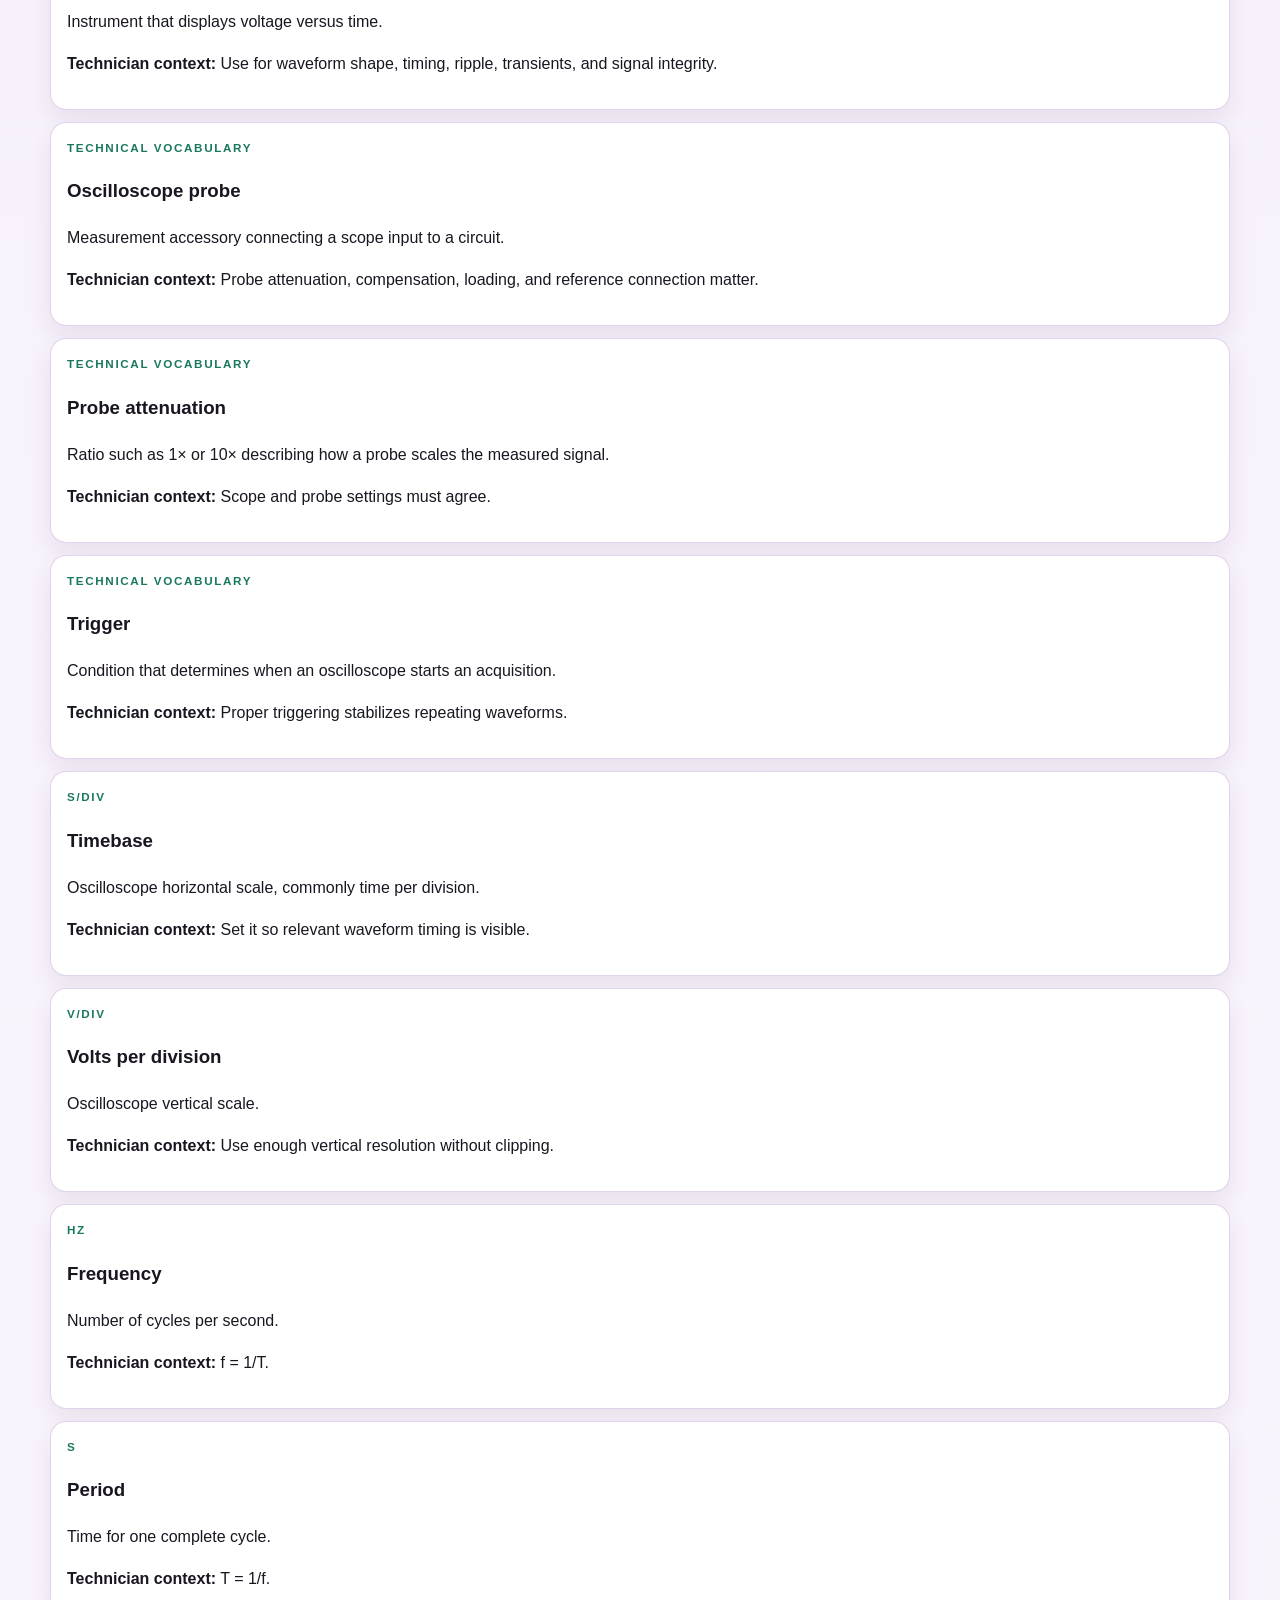
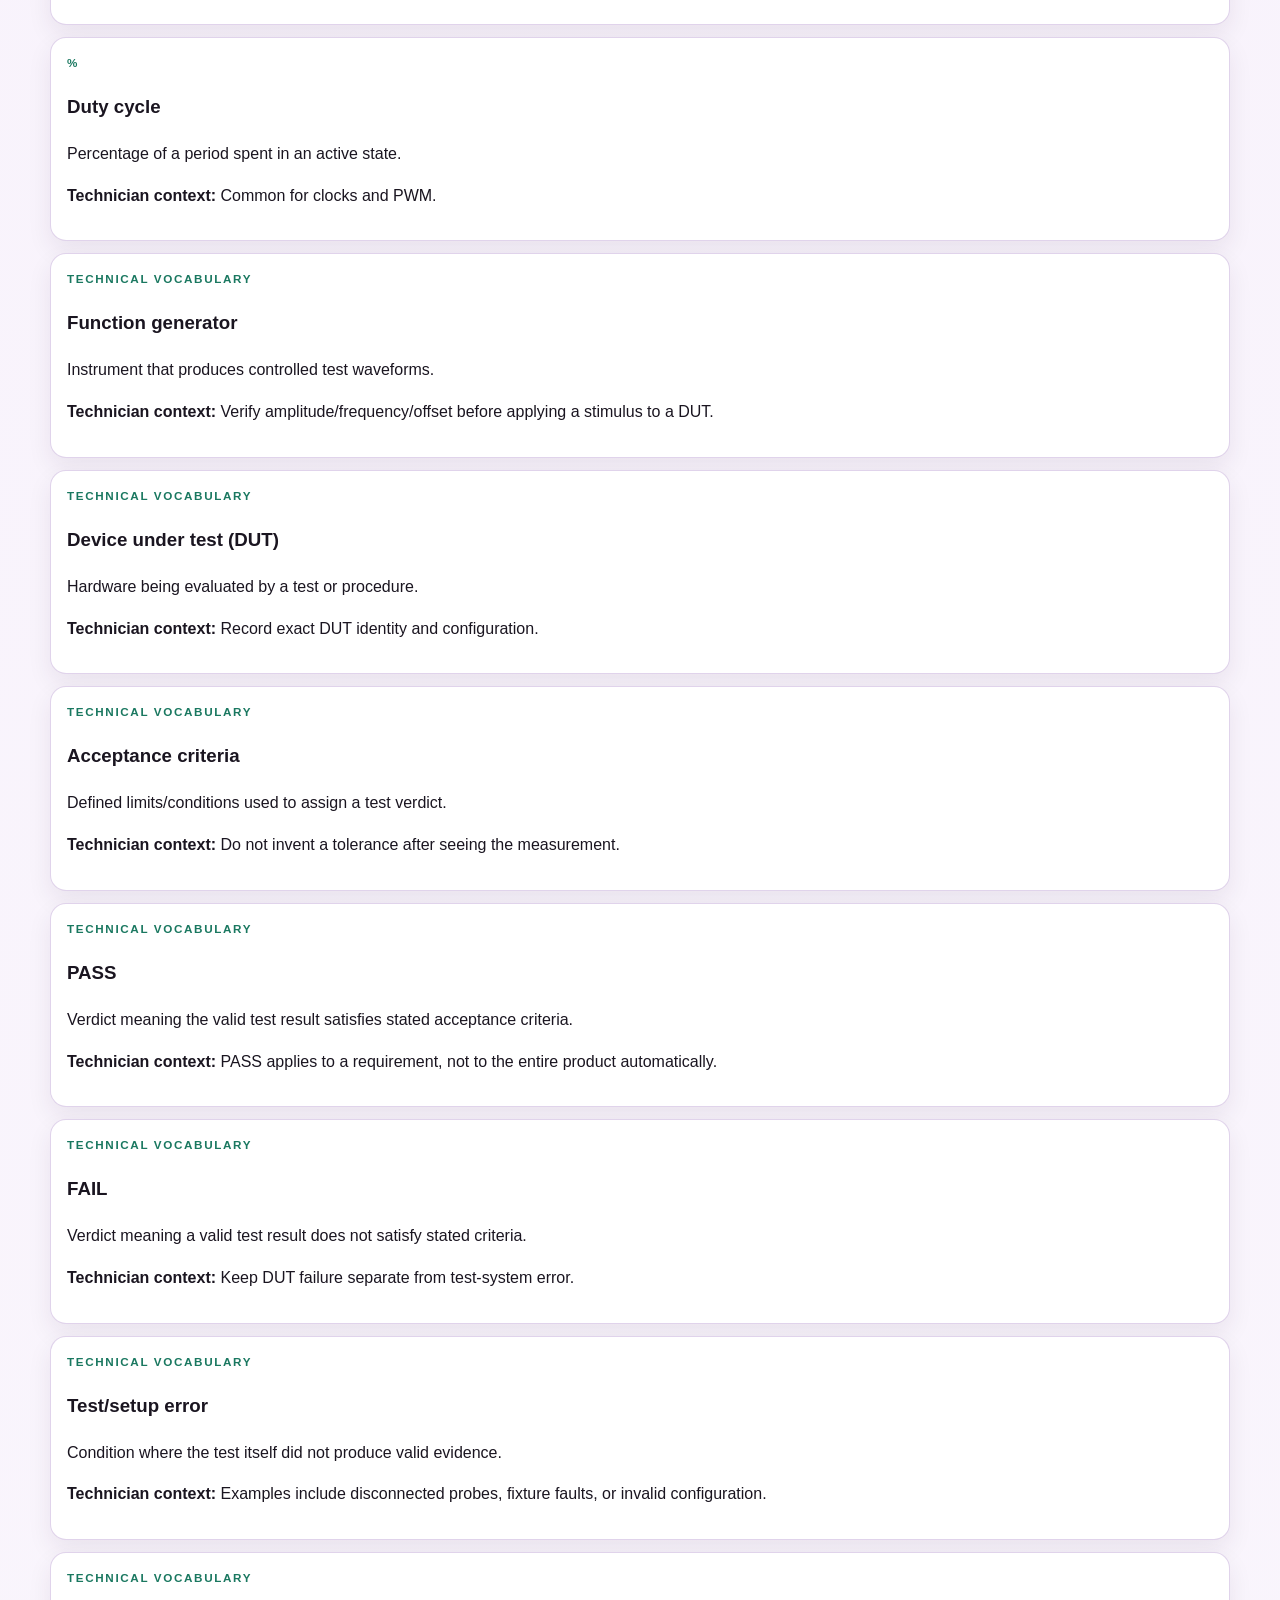
<file: glossary.html>
<!doctype html>
<html lang="en"><head><meta charset="utf-8"><meta name="viewport" content="width=device-width,initial-scale=1,viewport-fit=cover"><meta name="theme-color" content="#5a2571"><meta name="description" content="Jade University accelerated electronics job-readiness learning track."><link rel="icon" href="icon-192.png"><link rel="apple-touch-icon" href="icon-180.png"><link rel="manifest" href="manifest.webmanifest"><link rel="stylesheet" href="styles.css"><title>Glossary | Jade University</title></head>
<body data-page="glossary">
<header class="site-header">
  <a class="skip-link" href="#main">Skip to content</a>
  <div class="topline"><div class="shell topline-inner"><span>Jade University · School of Applied Electronics</span><span class="desktop-only">Job-Ready Electronics Track</span></div></div>
  <div class="shell brand-row">
    <a class="brand" href="index.html"><img src="monogram.webp" alt="Jade University monogram"><div><span class="brand-name">JADE UNIVERSITY</span><span class="brand-sub">Applied Electronics · Hardware · Test</span></div></a>
    <button class="nav-toggle" aria-controls="primary-navigation" aria-expanded="false" aria-label="Open navigation">☰</button>
  </div>
  <nav class="main-nav" id="primary-navigation" aria-label="Primary navigation"><div class="shell nav-links">
    <a href="index.html" data-nav="home">Home</a><a href="study.html" data-nav="study">Study</a><a href="learn.html" data-nav="learn">Learn</a><a href="practice.html" data-nav="practice">Practice</a><a href="progress.html" data-nav="progress">Progress</a><a href="resources.html" data-nav="resources">Library</a><a href="glossary.html" data-nav="glossary">Glossary</a>
  </div></nav>
</header>
<main id="main">
<section class="page-hero"><div class="shell page-heading"><div><div class="eyebrow purple">Technical Vocabulary</div><h1>Glossary</h1><p>Technical terms are highlighted once per teaching section. Single-click shows a concise definition; double-click opens the full glossary entry.</p></div><img class="page-logo" loading="lazy" src="monogram.webp" alt="Jade University monogram"></div></section>
<section class="section shell"><div class="library-toolbar"><input id="glossary-search" type="search" placeholder="Search voltage, UART, oscilloscope…"></div><div class="glossary-list" id="glossary-list"></div></section>
</main>
<footer class="site-footer"><div class="shell footer-grid">
  <div class="footer-brand"><img loading="lazy" src="seal.webp" alt=""><div><strong>Jade University</strong><p>School of Applied Electronics</p><p>Focused technician-readiness curriculum for electronics, hardware test, and measured bench skill.</p></div></div>
  <div><h3>Learning</h3><a href="study.html">Study</a><a href="learn.html">Learn</a><a href="practice.html">Practice</a><a href="progress.html">Progress</a></div>
  <div><h3>Reference</h3><a href="resources.html">Engineering Library</a><a href="glossary.html">Glossary</a><a href="about.html">About this track</a></div>
</div><div class="shell legal"><span>© 2026 Jade University</span><span>Fictional independent-study environment for personal learning. Not an accredited institution and no academic credit is awarded.</span></div></footer>
<div class="toast" id="toast" hidden></div>

<script>document.addEventListener('DOMContentLoaded',()=>{document.querySelector(`[data-nav="glossary"]`)?.classList.add('active')});</script>
<script src="curriculum.js"></script><script src="glossary-data.js"></script><script src="resources-data.js"></script><script src="learning-enhancements.js"></script><script src="app.js"></script><script>if('serviceWorker' in navigator){window.addEventListener('load',()=>navigator.serviceWorker.register('service-worker.js').catch(()=>{}))}</script></body></html>
</file>
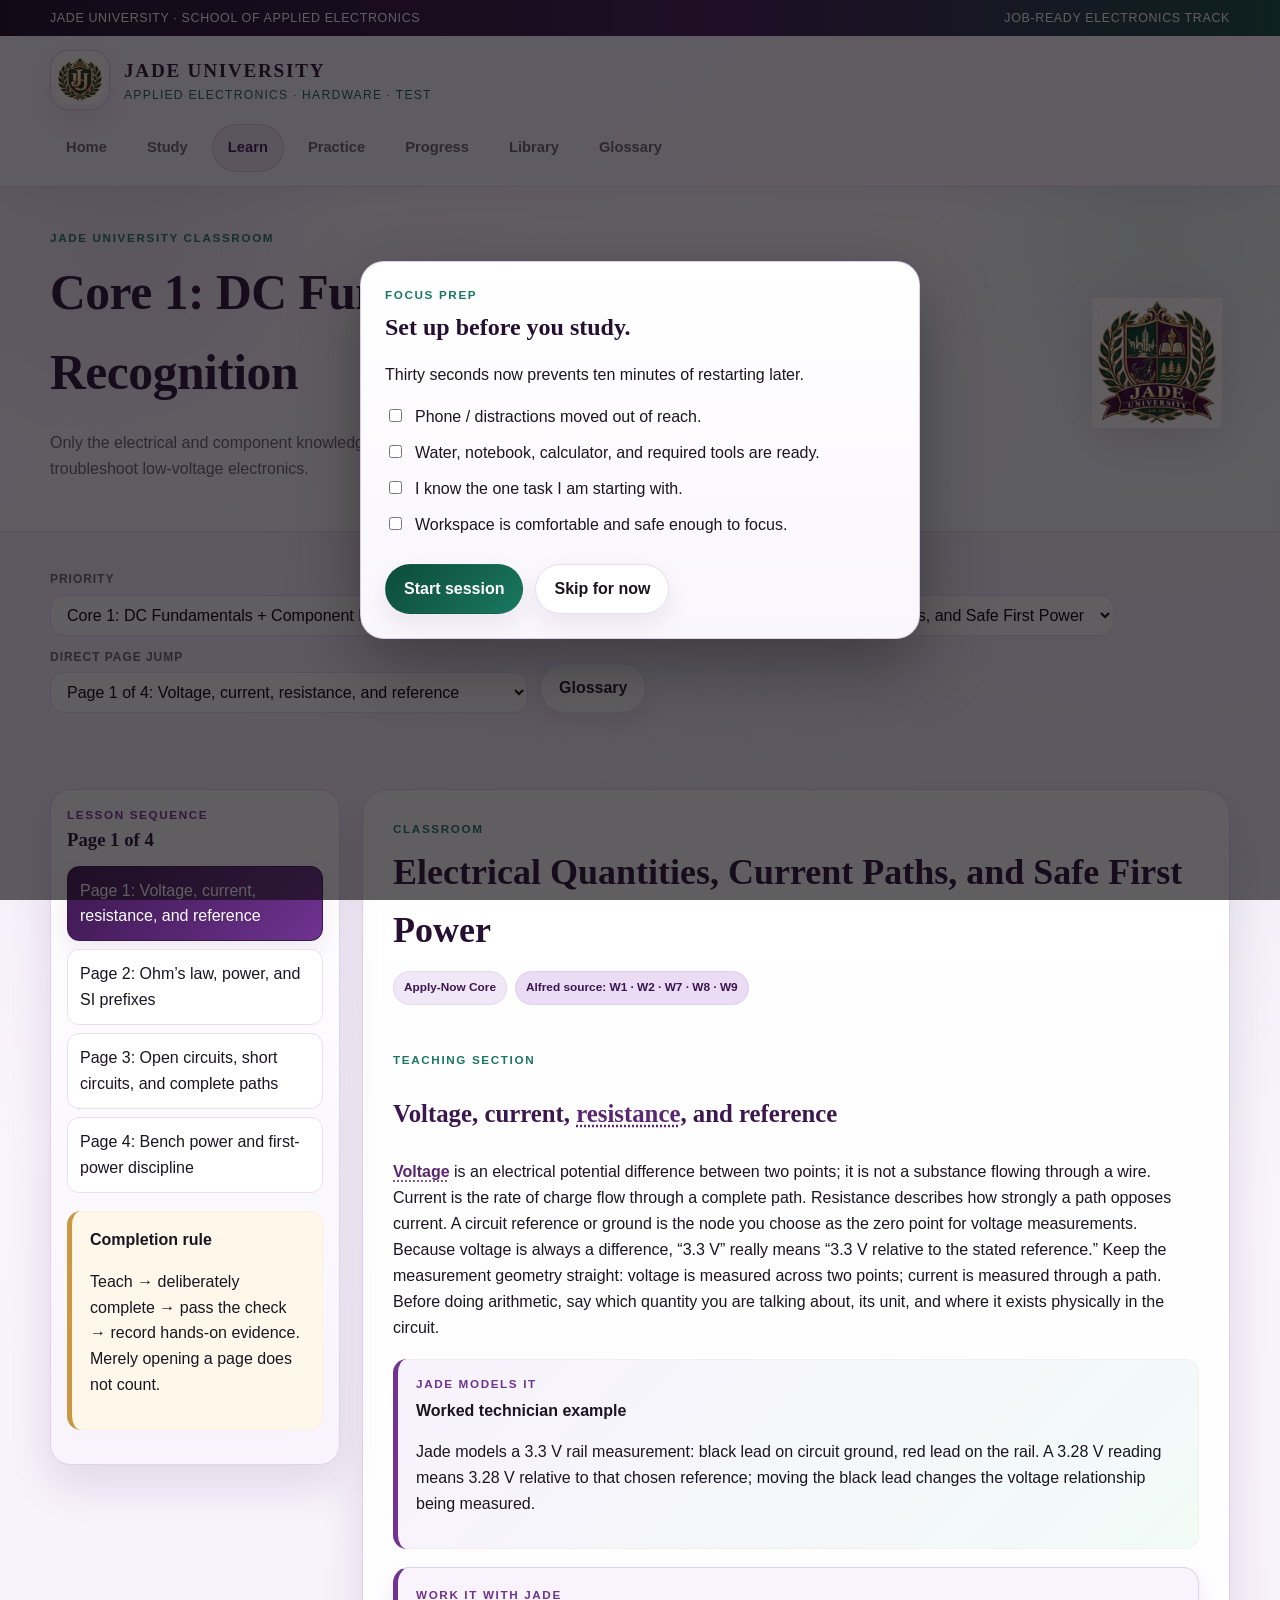
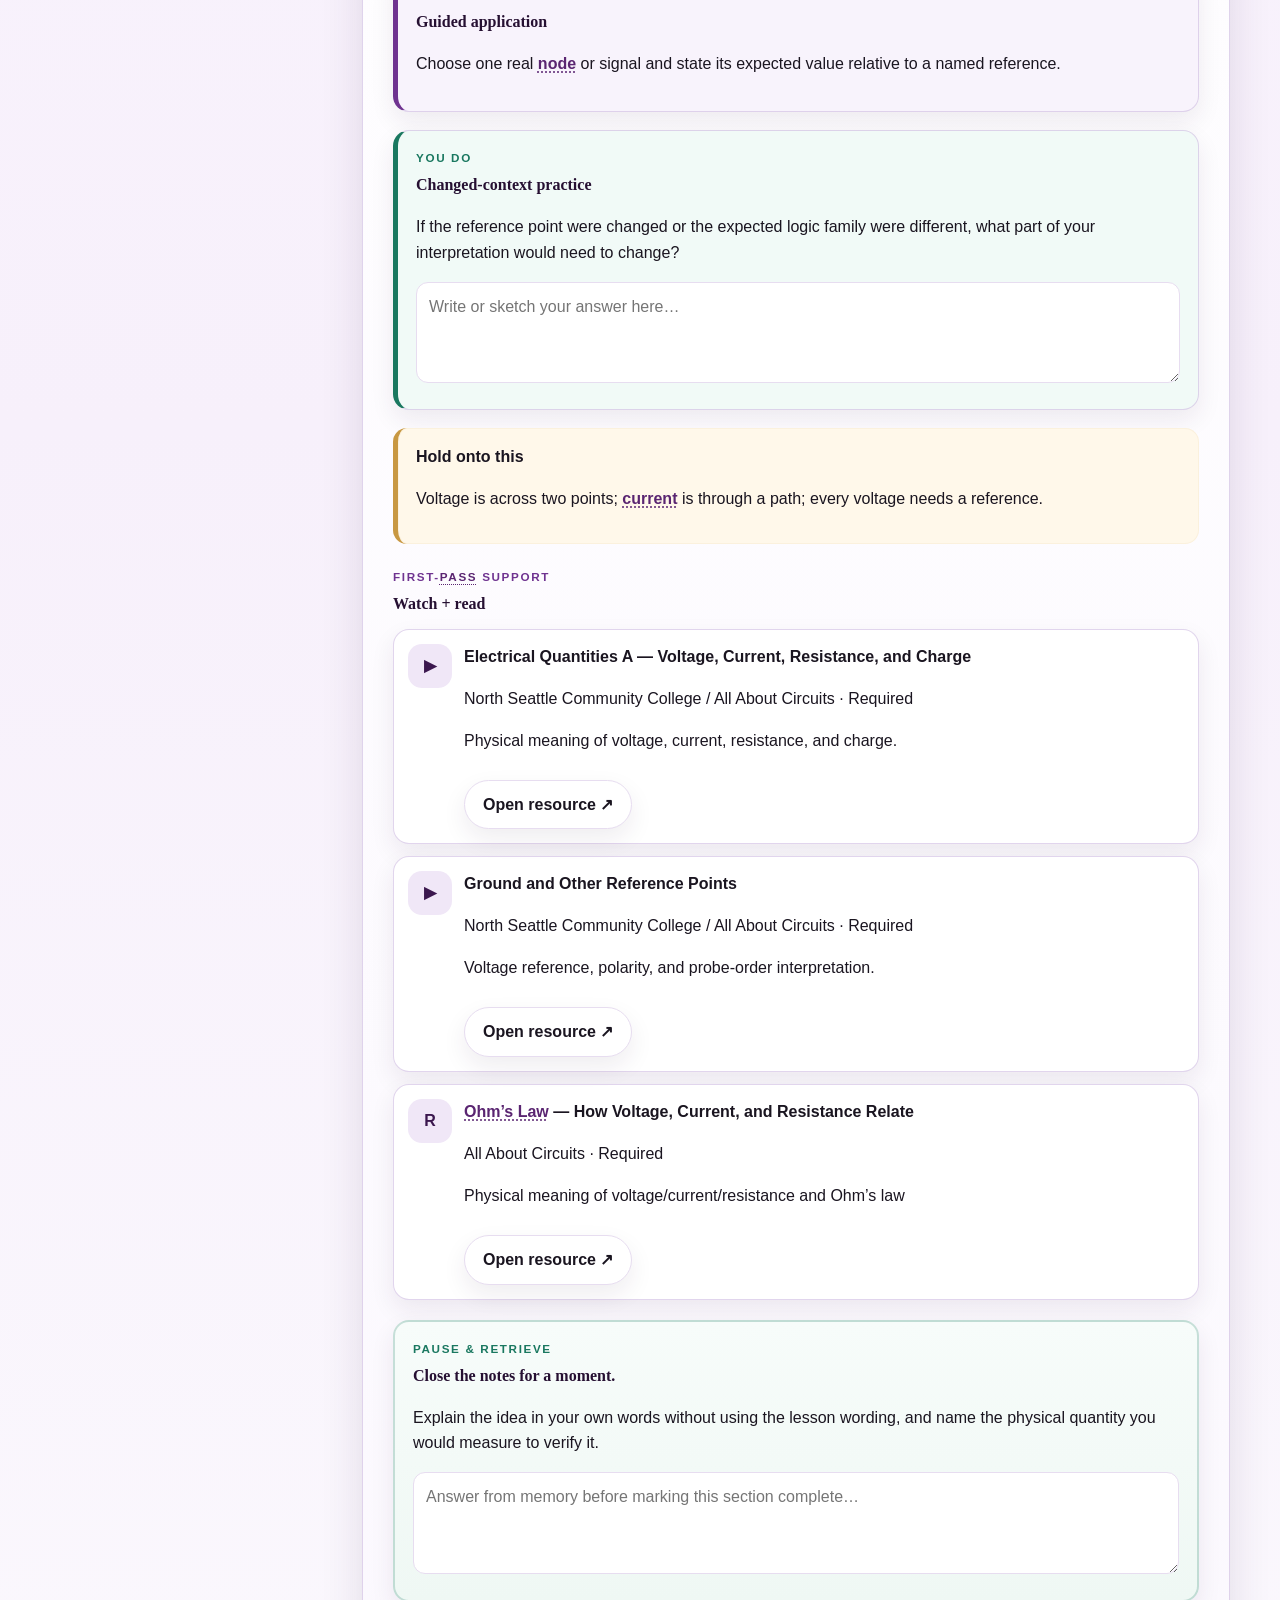
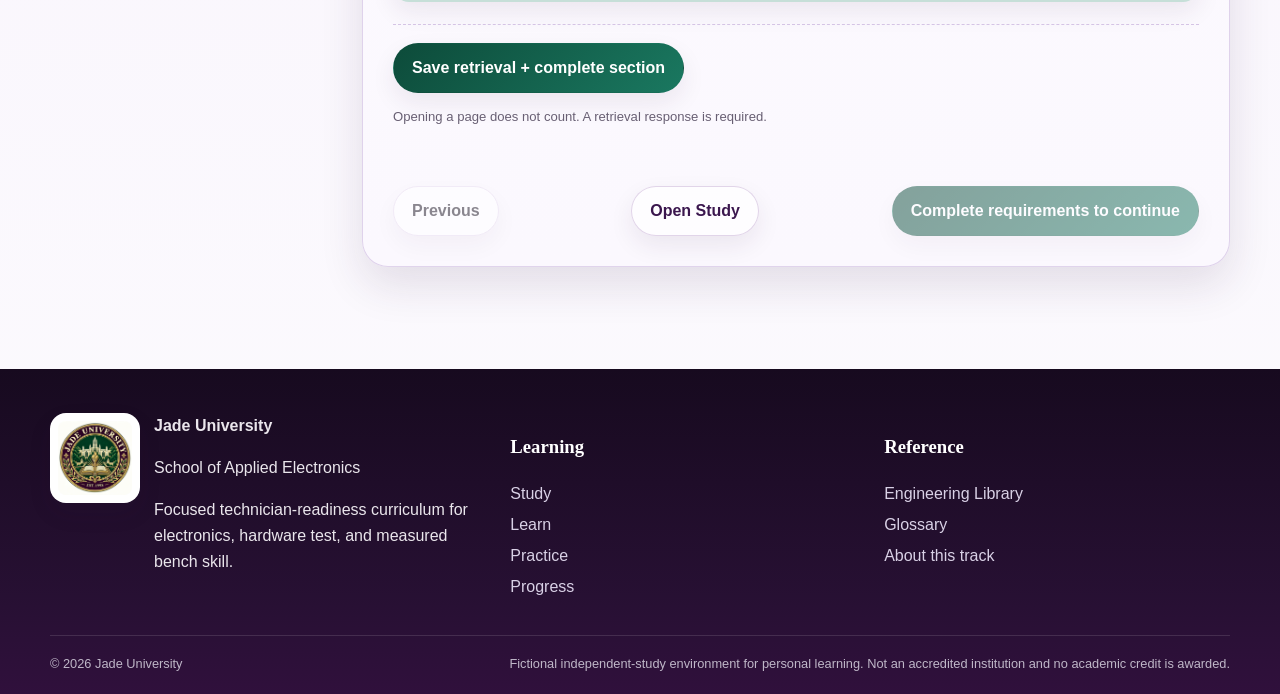
<file: learn.html>
<!doctype html>
<html lang="en"><head><meta charset="utf-8"><meta name="viewport" content="width=device-width,initial-scale=1,viewport-fit=cover"><meta name="theme-color" content="#5a2571"><meta name="description" content="Jade University accelerated electronics job-readiness learning track."><link rel="icon" href="icon-192.png"><link rel="apple-touch-icon" href="icon-180.png"><link rel="manifest" href="manifest.webmanifest"><link rel="stylesheet" href="styles.css"><title>Learn | Jade University</title></head>
<body data-page="learn">
<header class="site-header">
  <a class="skip-link" href="#main">Skip to content</a>
  <div class="topline"><div class="shell topline-inner"><span>Jade University · School of Applied Electronics</span><span class="desktop-only">Job-Ready Electronics Track</span></div></div>
  <div class="shell brand-row">
    <a class="brand" href="index.html"><img src="monogram.webp" alt="Jade University monogram"><div><span class="brand-name">JADE UNIVERSITY</span><span class="brand-sub">Applied Electronics · Hardware · Test</span></div></a>
    <button class="nav-toggle" aria-controls="primary-navigation" aria-expanded="false" aria-label="Open navigation">☰</button>
  </div>
  <nav class="main-nav" id="primary-navigation" aria-label="Primary navigation"><div class="shell nav-links">
    <a href="index.html" data-nav="home">Home</a><a href="study.html" data-nav="study">Study</a><a href="learn.html" data-nav="learn">Learn</a><a href="practice.html" data-nav="practice">Practice</a><a href="progress.html" data-nav="progress">Progress</a><a href="resources.html" data-nav="resources">Library</a><a href="glossary.html" data-nav="glossary">Glossary</a>
  </div></nav>
</header>
<main id="main">
<section class="page-hero"><div class="shell page-heading"><div><div class="eyebrow jade">Jade University Classroom</div><h1 id="learn-title">Job-Ready Electronics</h1><p id="learn-subtitle">Loading…</p></div><img class="page-logo" loading="lazy" src="crest.webp" alt="Jade University crest"></div></section>
<section class="section compact shell"><div class="controls">
<div class="field"><label for="learn-week">Priority</label><select id="learn-week"></select></div>
<div class="field"><label for="learn-lesson">Lesson</label><select id="learn-lesson"></select></div>
<div class="field"><label for="learn-section">Direct page jump</label><select id="learn-section"></select></div>
<a class="button ghost" href="glossary.html">Glossary</a>
</div></section>
<section class="section compact shell"><div class="learn-layout">
<aside class="rail"><div class="eyebrow purple">Lesson sequence</div><h3 id="lesson-page-label">Page</h3><div class="stage-list" id="stage-list"></div><div class="callout"><strong>Completion rule</strong><p>Teach → deliberately complete → pass the check → record hands-on evidence. Merely opening a page does not count.</p></div></aside>
<article class="lesson-card"><div class="eyebrow jade">Classroom</div><h2 id="lesson-title">Loading…</h2><div class="lesson-meta" id="lesson-badges"></div><div id="lesson-body"></div><div id="lesson-check"></div><div id="lesson-lab"></div><div class="lesson-nav"><button class="button ghost" id="prev-section">Previous</button><a class="button outline" href="study.html">Open Study</a><button class="button jade" id="next-section">Continue</button></div></article>
</div></section>
</main>
<footer class="site-footer"><div class="shell footer-grid">
  <div class="footer-brand"><img loading="lazy" src="seal.webp" alt=""><div><strong>Jade University</strong><p>School of Applied Electronics</p><p>Focused technician-readiness curriculum for electronics, hardware test, and measured bench skill.</p></div></div>
  <div><h3>Learning</h3><a href="study.html">Study</a><a href="learn.html">Learn</a><a href="practice.html">Practice</a><a href="progress.html">Progress</a></div>
  <div><h3>Reference</h3><a href="resources.html">Engineering Library</a><a href="glossary.html">Glossary</a><a href="about.html">About this track</a></div>
</div><div class="shell legal"><span>© 2026 Jade University</span><span>Fictional independent-study environment for personal learning. Not an accredited institution and no academic credit is awarded.</span></div></footer>
<div class="toast" id="toast" hidden></div>

<script>document.addEventListener('DOMContentLoaded',()=>{document.querySelector(`[data-nav="learn"]`)?.classList.add('active')});</script>
<script src="curriculum.js"></script><script src="glossary-data.js"></script><script src="resources-data.js"></script><script src="learning-enhancements.js"></script><script src="app.js"></script><script>if('serviceWorker' in navigator){window.addEventListener('load',()=>navigator.serviceWorker.register('service-worker.js').catch(()=>{}))}</script></body></html>
</file>
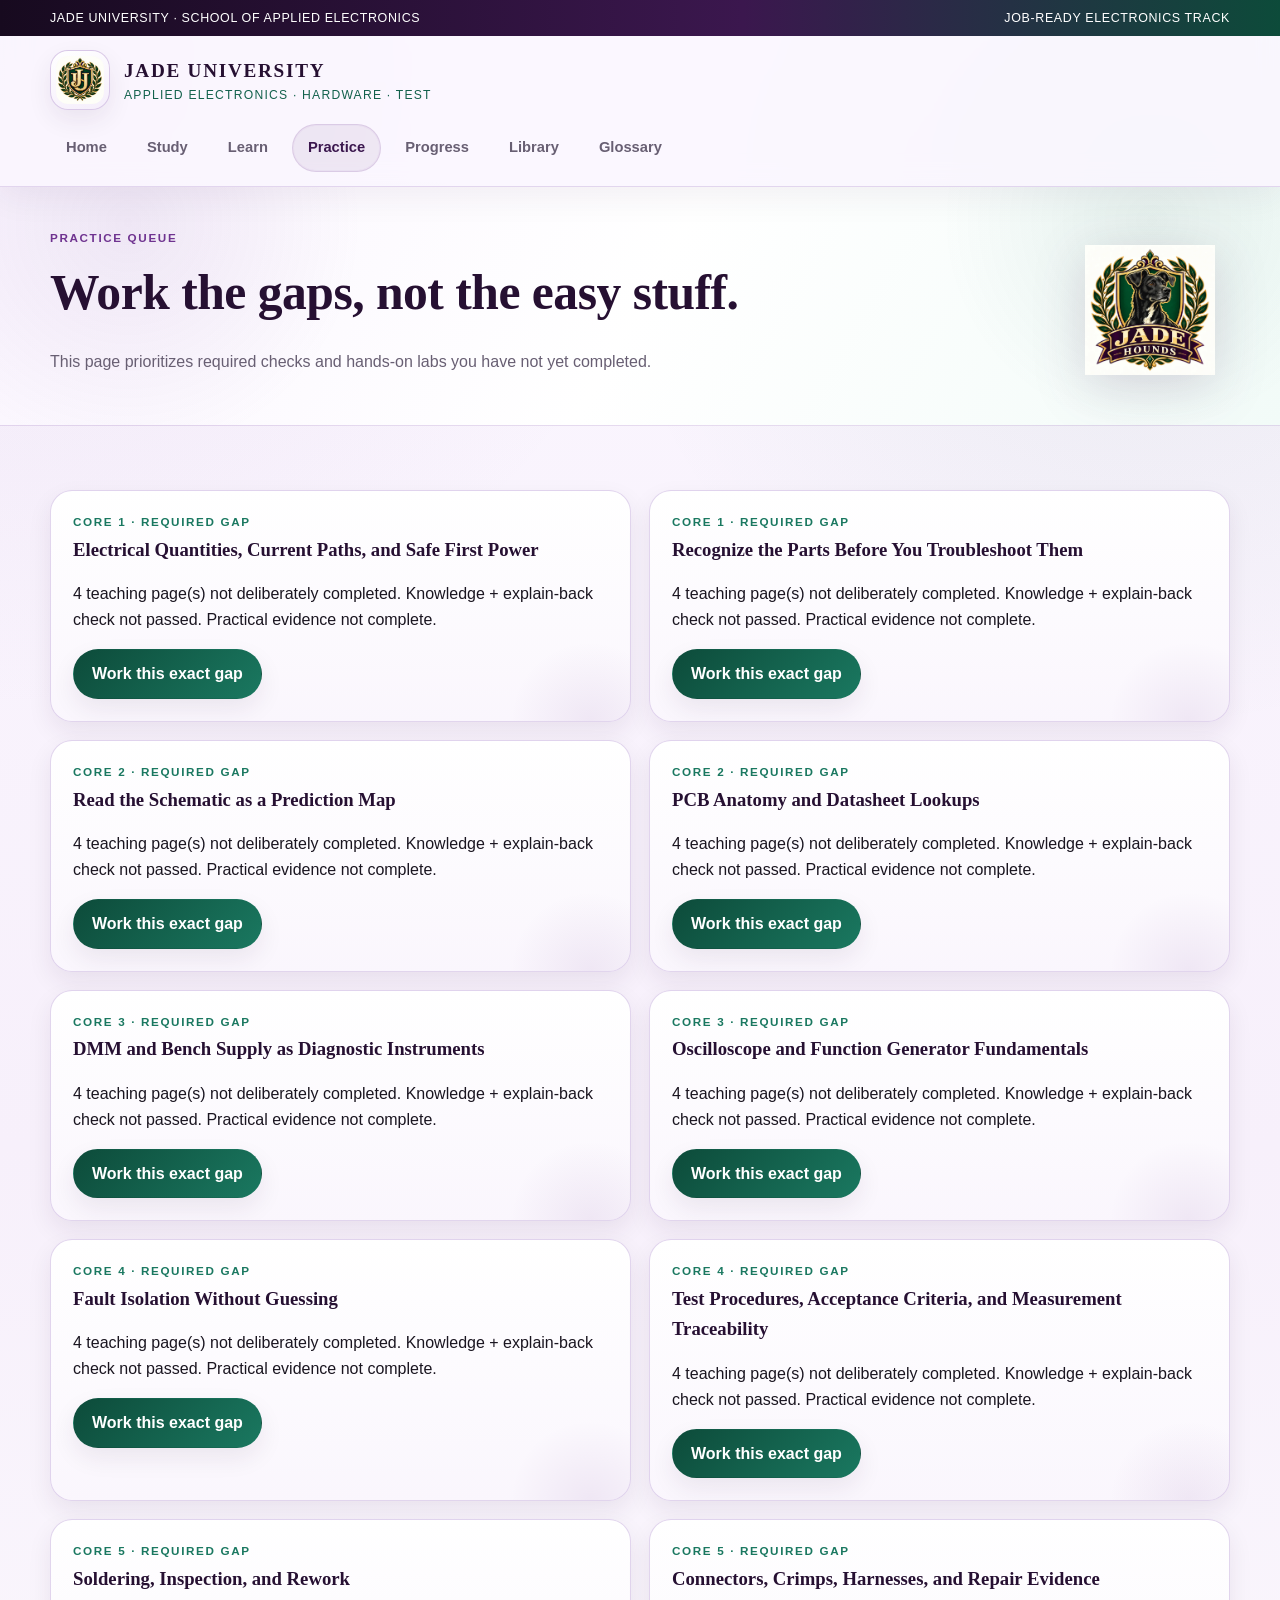
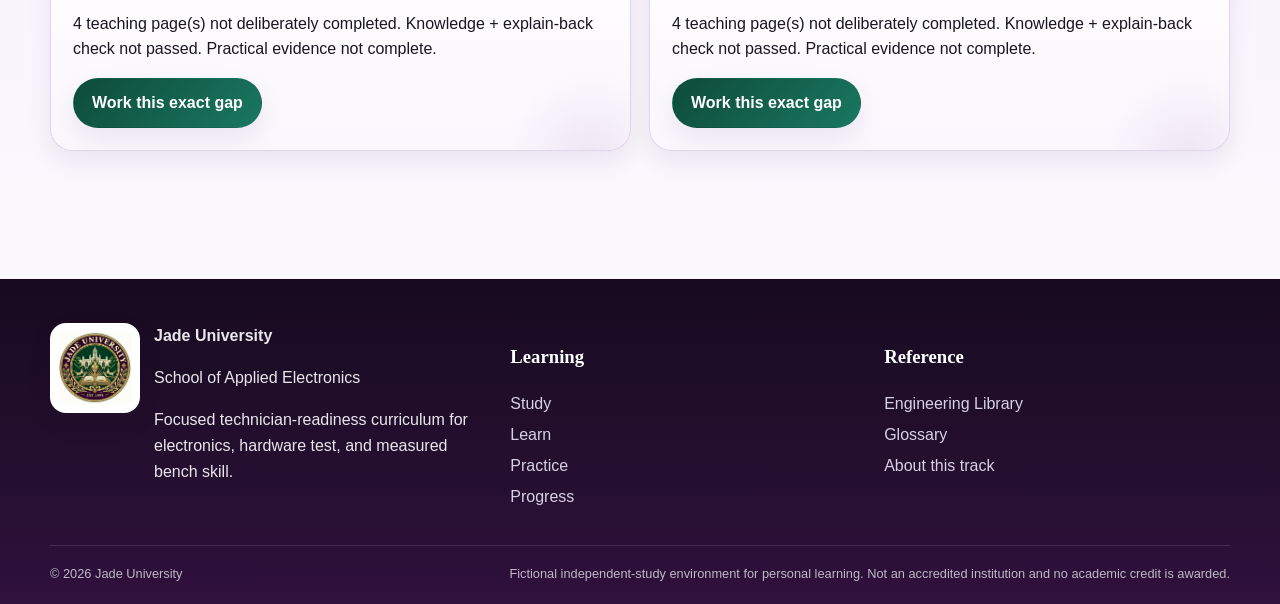
<file: practice.html>
<!doctype html>
<html lang="en"><head><meta charset="utf-8"><meta name="viewport" content="width=device-width,initial-scale=1,viewport-fit=cover"><meta name="theme-color" content="#5a2571"><meta name="description" content="Jade University accelerated electronics job-readiness learning track."><link rel="icon" href="icon-192.png"><link rel="apple-touch-icon" href="icon-180.png"><link rel="manifest" href="manifest.webmanifest"><link rel="stylesheet" href="styles.css"><title>Practice | Jade University</title></head>
<body data-page="practice">
<header class="site-header">
  <a class="skip-link" href="#main">Skip to content</a>
  <div class="topline"><div class="shell topline-inner"><span>Jade University · School of Applied Electronics</span><span class="desktop-only">Job-Ready Electronics Track</span></div></div>
  <div class="shell brand-row">
    <a class="brand" href="index.html"><img src="monogram.webp" alt="Jade University monogram"><div><span class="brand-name">JADE UNIVERSITY</span><span class="brand-sub">Applied Electronics · Hardware · Test</span></div></a>
    <button class="nav-toggle" aria-controls="primary-navigation" aria-expanded="false" aria-label="Open navigation">☰</button>
  </div>
  <nav class="main-nav" id="primary-navigation" aria-label="Primary navigation"><div class="shell nav-links">
    <a href="index.html" data-nav="home">Home</a><a href="study.html" data-nav="study">Study</a><a href="learn.html" data-nav="learn">Learn</a><a href="practice.html" data-nav="practice">Practice</a><a href="progress.html" data-nav="progress">Progress</a><a href="resources.html" data-nav="resources">Library</a><a href="glossary.html" data-nav="glossary">Glossary</a>
  </div></nav>
</header>
<main id="main">
<section class="page-hero"><div class="shell page-heading"><div><div class="eyebrow purple">Practice Queue</div><h1>Work the gaps, not the easy stuff.</h1><p>This page prioritizes required checks and hands-on labs you have not yet completed.</p></div><img class="page-logo" loading="lazy" src="mascot-jade-hounds.webp" alt="Jade Hounds mascot mark"></div></section>
<section class="section shell"><div class="card-grid two" id="practice-list"></div></section>
</main>
<footer class="site-footer"><div class="shell footer-grid">
  <div class="footer-brand"><img loading="lazy" src="seal.webp" alt=""><div><strong>Jade University</strong><p>School of Applied Electronics</p><p>Focused technician-readiness curriculum for electronics, hardware test, and measured bench skill.</p></div></div>
  <div><h3>Learning</h3><a href="study.html">Study</a><a href="learn.html">Learn</a><a href="practice.html">Practice</a><a href="progress.html">Progress</a></div>
  <div><h3>Reference</h3><a href="resources.html">Engineering Library</a><a href="glossary.html">Glossary</a><a href="about.html">About this track</a></div>
</div><div class="shell legal"><span>© 2026 Jade University</span><span>Fictional independent-study environment for personal learning. Not an accredited institution and no academic credit is awarded.</span></div></footer>
<div class="toast" id="toast" hidden></div>

<script>document.addEventListener('DOMContentLoaded',()=>{document.querySelector(`[data-nav="practice"]`)?.classList.add('active')});</script>
<script src="curriculum.js"></script><script src="glossary-data.js"></script><script src="resources-data.js"></script><script src="learning-enhancements.js"></script><script src="app.js"></script><script>if('serviceWorker' in navigator){window.addEventListener('load',()=>navigator.serviceWorker.register('service-worker.js').catch(()=>{}))}</script></body></html>
</file>
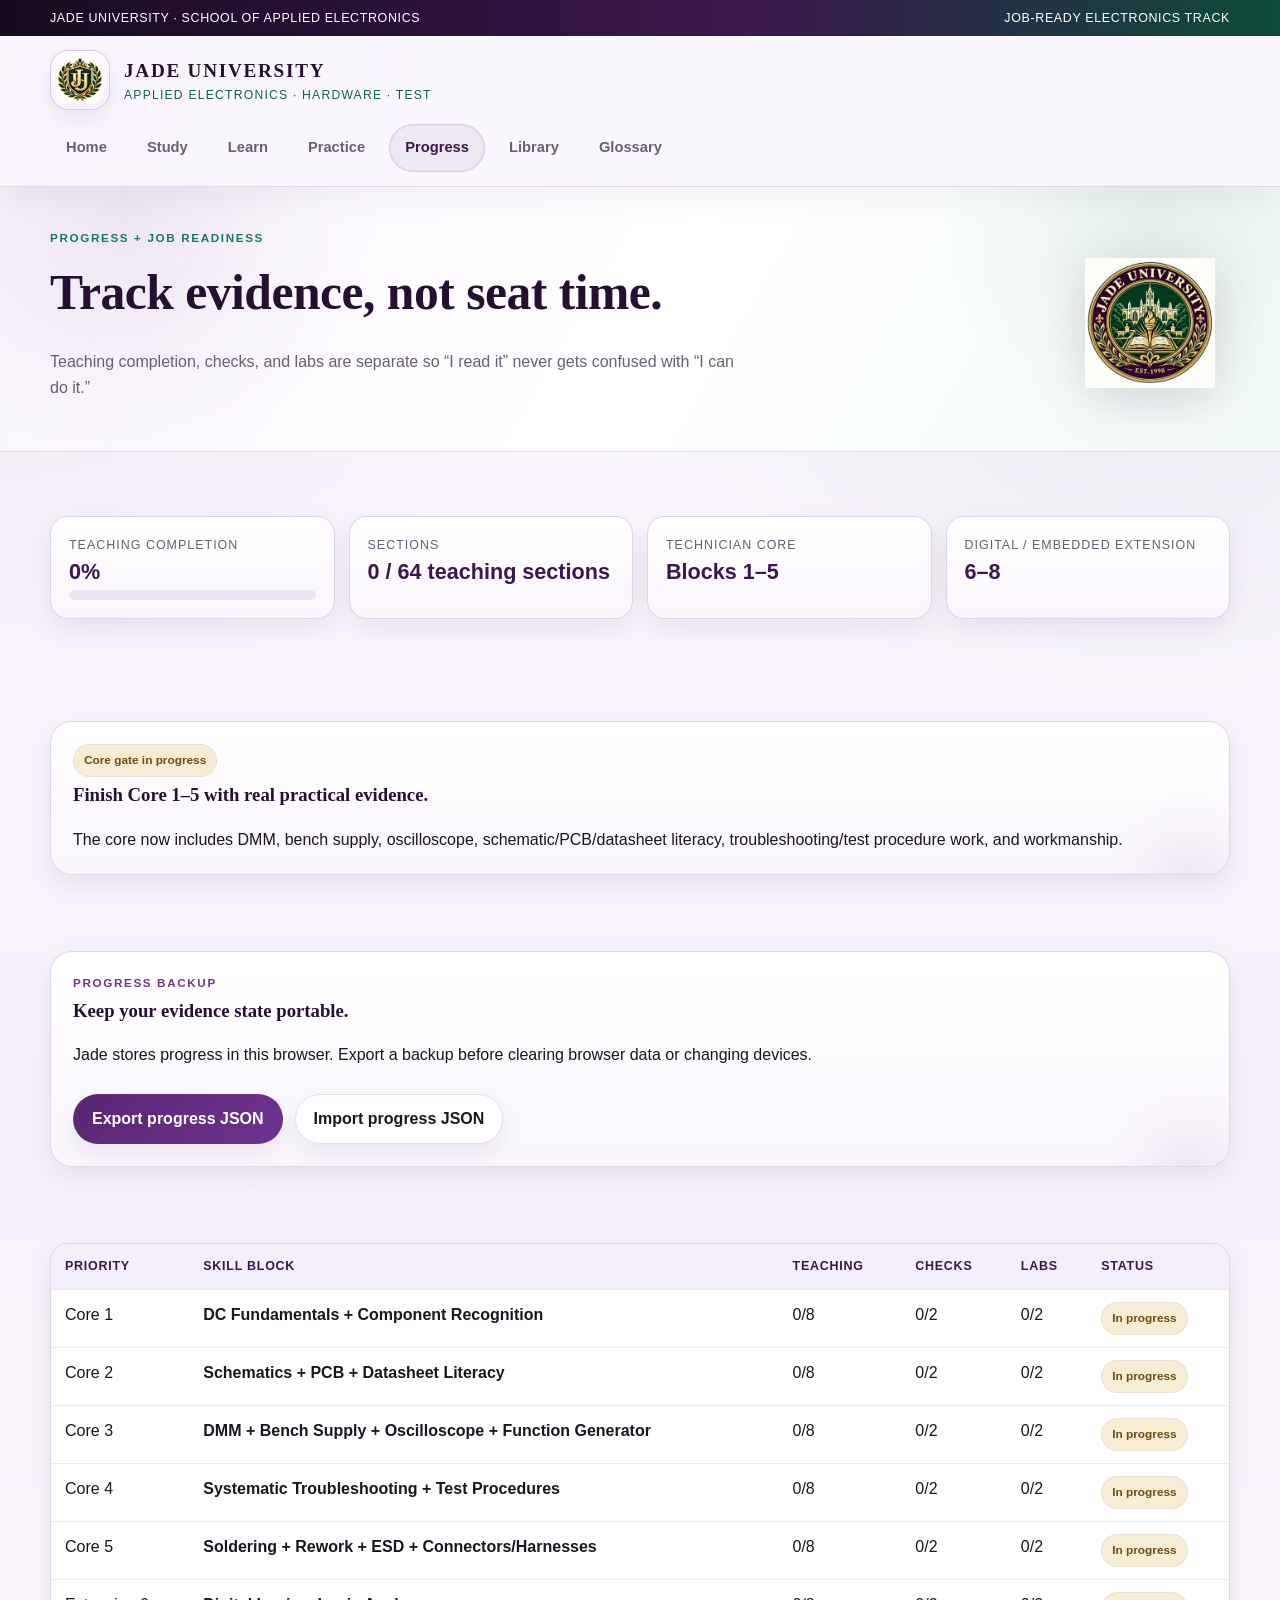
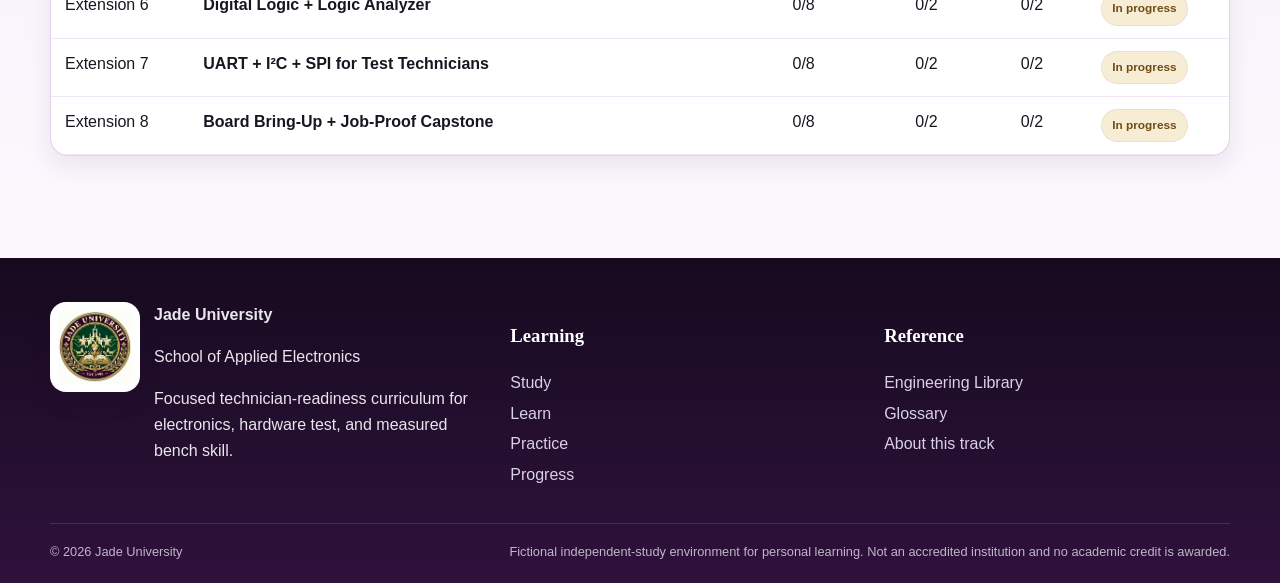
<file: progress.html>
<!doctype html>
<html lang="en"><head><meta charset="utf-8"><meta name="viewport" content="width=device-width,initial-scale=1,viewport-fit=cover"><meta name="theme-color" content="#5a2571"><meta name="description" content="Jade University accelerated electronics job-readiness learning track."><link rel="icon" href="icon-192.png"><link rel="apple-touch-icon" href="icon-180.png"><link rel="manifest" href="manifest.webmanifest"><link rel="stylesheet" href="styles.css"><title>Progress | Jade University</title></head>
<body data-page="progress">
<header class="site-header">
  <a class="skip-link" href="#main">Skip to content</a>
  <div class="topline"><div class="shell topline-inner"><span>Jade University · School of Applied Electronics</span><span class="desktop-only">Job-Ready Electronics Track</span></div></div>
  <div class="shell brand-row">
    <a class="brand" href="index.html"><img src="monogram.webp" alt="Jade University monogram"><div><span class="brand-name">JADE UNIVERSITY</span><span class="brand-sub">Applied Electronics · Hardware · Test</span></div></a>
    <button class="nav-toggle" aria-controls="primary-navigation" aria-expanded="false" aria-label="Open navigation">☰</button>
  </div>
  <nav class="main-nav" id="primary-navigation" aria-label="Primary navigation"><div class="shell nav-links">
    <a href="index.html" data-nav="home">Home</a><a href="study.html" data-nav="study">Study</a><a href="learn.html" data-nav="learn">Learn</a><a href="practice.html" data-nav="practice">Practice</a><a href="progress.html" data-nav="progress">Progress</a><a href="resources.html" data-nav="resources">Library</a><a href="glossary.html" data-nav="glossary">Glossary</a>
  </div></nav>
</header>
<main id="main">
<section class="page-hero"><div class="shell page-heading"><div><div class="eyebrow jade">Progress + Job Readiness</div><h1>Track evidence, not seat time.</h1><p>Teaching completion, checks, and labs are separate so “I read it” never gets confused with “I can do it.”</p></div><img class="page-logo" loading="lazy" src="seal.webp" alt="Jade University seal"></div></section>
<section class="section shell"><div class="status-grid"><div class="status-card"><span>Teaching completion</span><strong id="progress-percent">0%</strong><div class="progress-track"><span id="progress-bar"></span></div></div><div class="status-card"><span>Sections</span><strong id="progress-count">0 / 0</strong></div><div class="status-card"><span>Technician core</span><strong>Blocks 1–5</strong></div><div class="status-card"><span>Digital / embedded extension</span><strong>6–8</strong></div></div></section>
<section class="section compact shell"><div class="card" id="apply-status"></div></section>
<section class="section compact shell"><div class="card">
<div class="eyebrow purple">Progress backup</div><h3>Keep your evidence state portable.</h3>
<p>Jade stores progress in this browser. Export a backup before clearing browser data or changing devices.</p>
<div class="hero-actions"><button class="button purple" id="export-progress">Export progress JSON</button><label class="button ghost file-button">Import progress JSON<input id="import-progress" type="file" accept="application/json,.json" hidden></label></div>
</div></section>
<section class="section compact shell"><div class="table-wrap"><table><thead><tr><th>Priority</th><th>Skill block</th><th>Teaching</th><th>Checks</th><th>Labs</th><th>Status</th></tr></thead><tbody id="progress-body"></tbody></table></div></section>
</main>
<footer class="site-footer"><div class="shell footer-grid">
  <div class="footer-brand"><img loading="lazy" src="seal.webp" alt=""><div><strong>Jade University</strong><p>School of Applied Electronics</p><p>Focused technician-readiness curriculum for electronics, hardware test, and measured bench skill.</p></div></div>
  <div><h3>Learning</h3><a href="study.html">Study</a><a href="learn.html">Learn</a><a href="practice.html">Practice</a><a href="progress.html">Progress</a></div>
  <div><h3>Reference</h3><a href="resources.html">Engineering Library</a><a href="glossary.html">Glossary</a><a href="about.html">About this track</a></div>
</div><div class="shell legal"><span>© 2026 Jade University</span><span>Fictional independent-study environment for personal learning. Not an accredited institution and no academic credit is awarded.</span></div></footer>
<div class="toast" id="toast" hidden></div>

<script>document.addEventListener('DOMContentLoaded',()=>{document.querySelector(`[data-nav="progress"]`)?.classList.add('active')});</script>
<script src="curriculum.js"></script><script src="glossary-data.js"></script><script src="resources-data.js"></script><script src="learning-enhancements.js"></script><script src="app.js"></script><script>if('serviceWorker' in navigator){window.addEventListener('load',()=>navigator.serviceWorker.register('service-worker.js').catch(()=>{}))}</script></body></html>
</file>
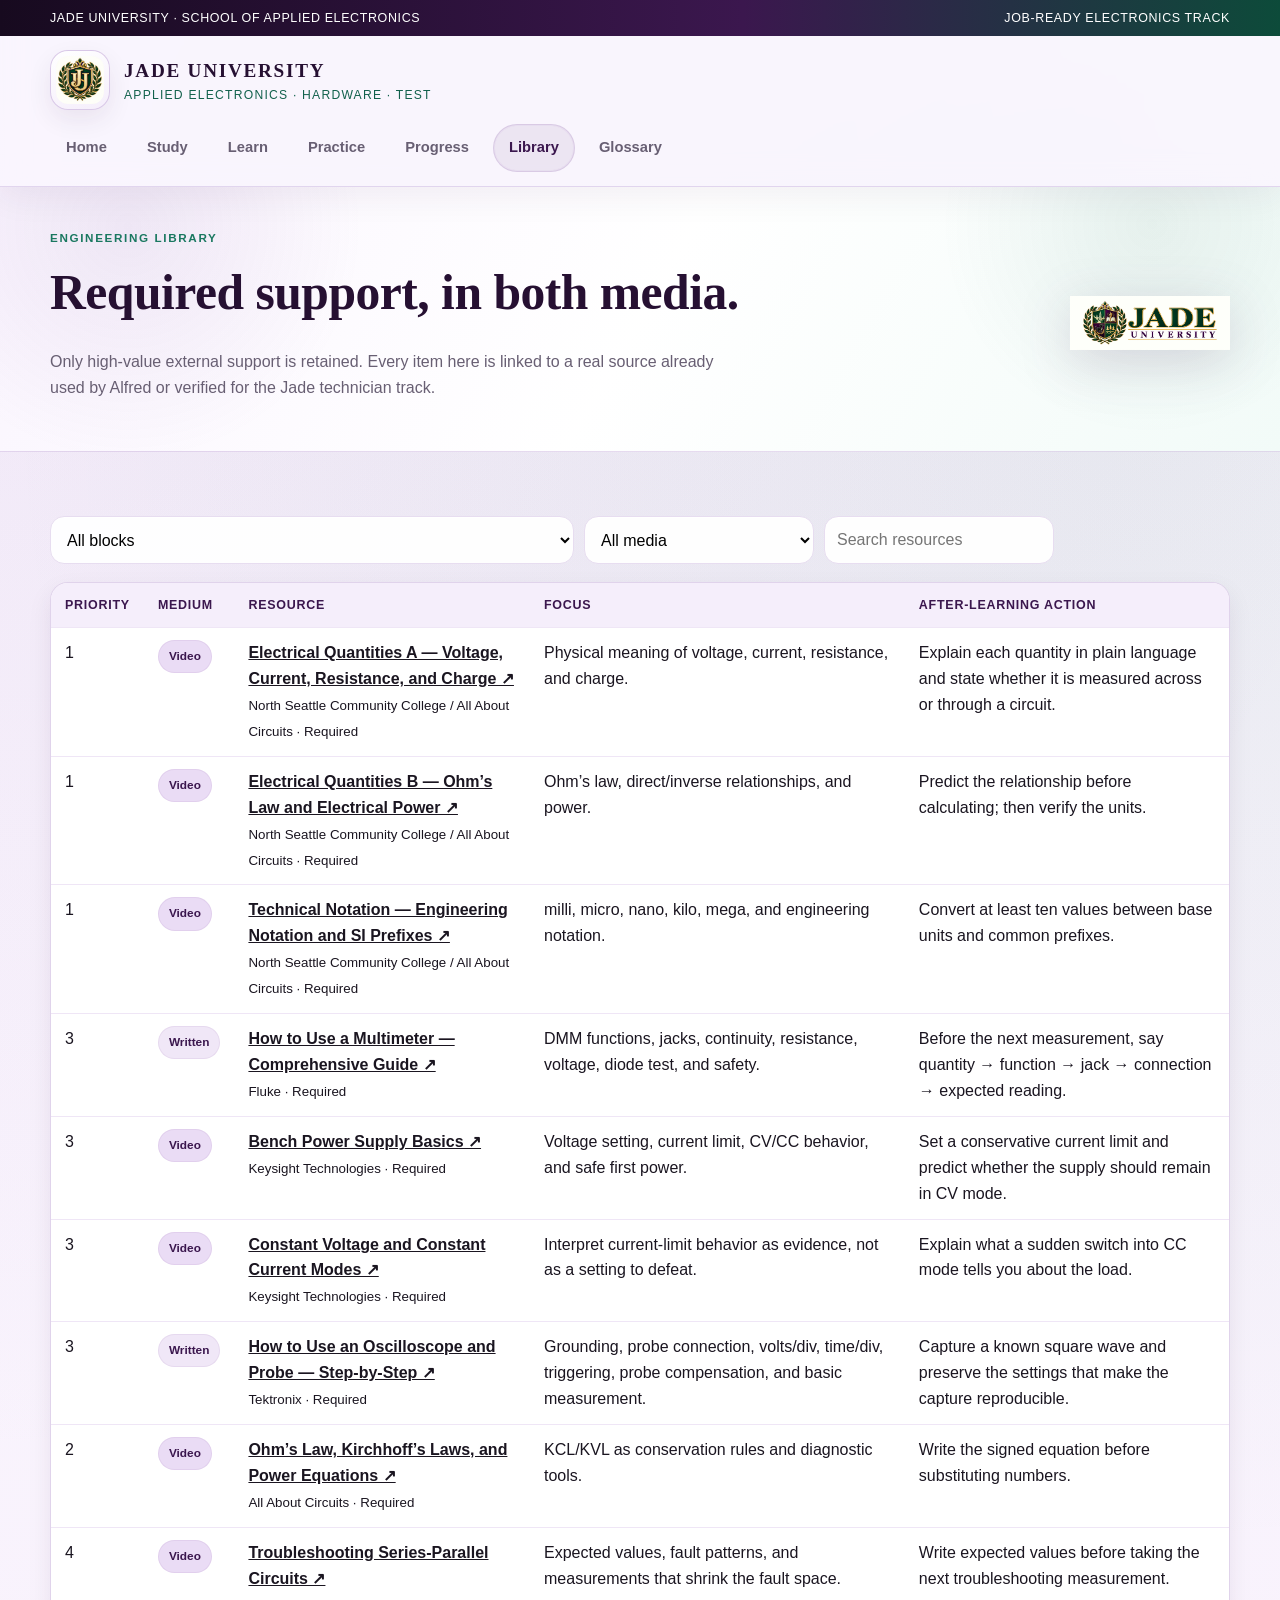
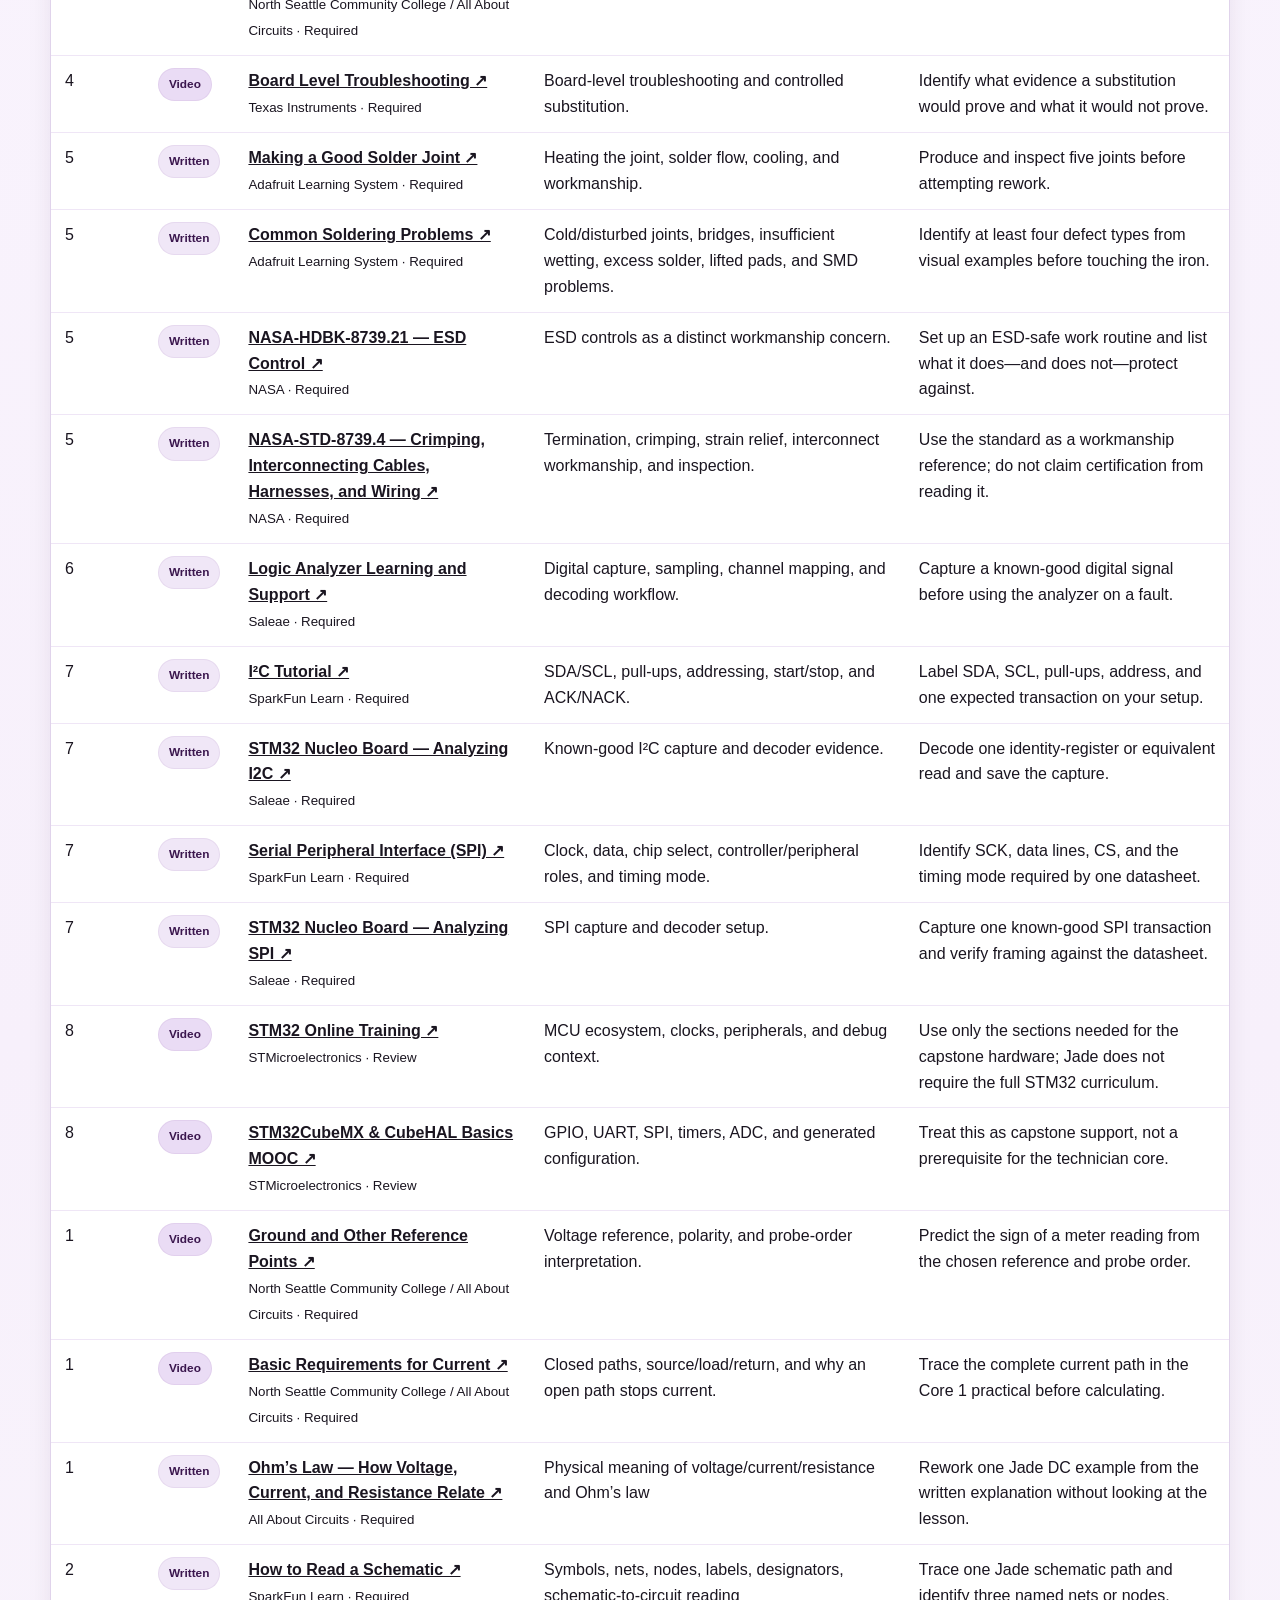
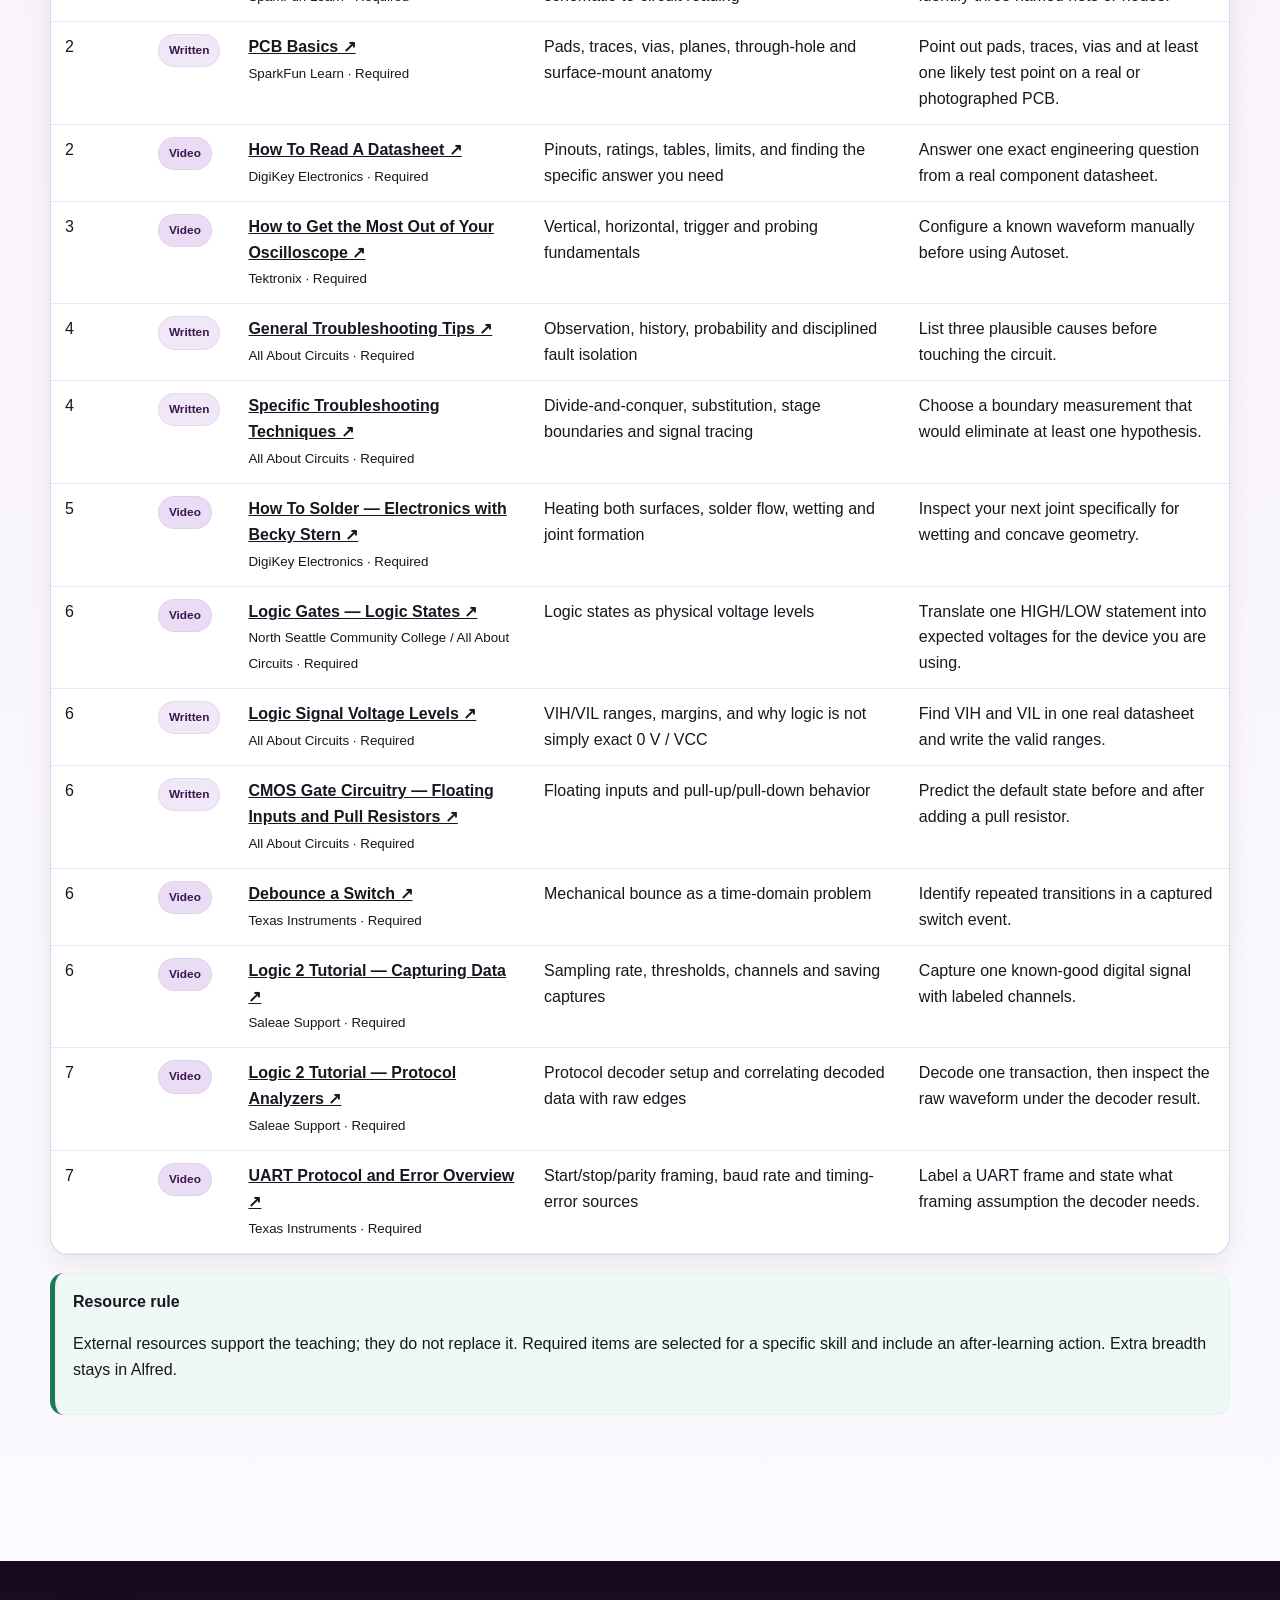
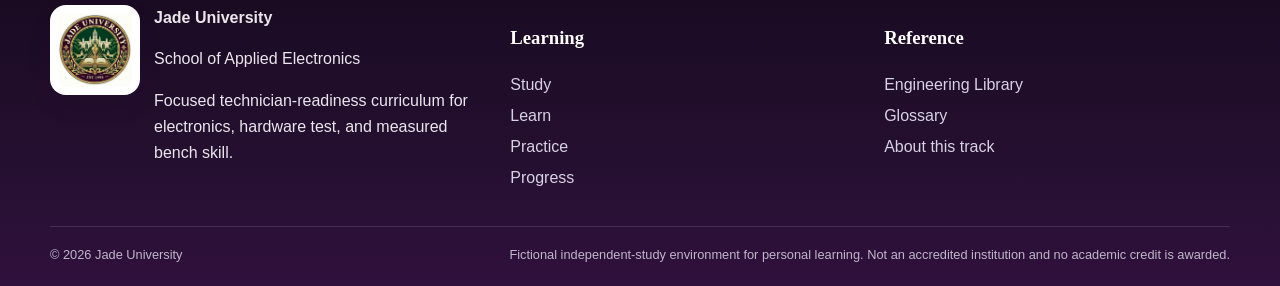
<file: resources.html>
<!doctype html>
<html lang="en"><head><meta charset="utf-8"><meta name="viewport" content="width=device-width,initial-scale=1,viewport-fit=cover"><meta name="theme-color" content="#5a2571"><meta name="description" content="Jade University accelerated electronics job-readiness learning track."><link rel="icon" href="icon-192.png"><link rel="apple-touch-icon" href="icon-180.png"><link rel="manifest" href="manifest.webmanifest"><link rel="stylesheet" href="styles.css"><title>Engineering Library | Jade University</title></head>
<body data-page="resources">
<header class="site-header">
  <a class="skip-link" href="#main">Skip to content</a>
  <div class="topline"><div class="shell topline-inner"><span>Jade University · School of Applied Electronics</span><span class="desktop-only">Job-Ready Electronics Track</span></div></div>
  <div class="shell brand-row">
    <a class="brand" href="index.html"><img src="monogram.webp" alt="Jade University monogram"><div><span class="brand-name">JADE UNIVERSITY</span><span class="brand-sub">Applied Electronics · Hardware · Test</span></div></a>
    <button class="nav-toggle" aria-controls="primary-navigation" aria-expanded="false" aria-label="Open navigation">☰</button>
  </div>
  <nav class="main-nav" id="primary-navigation" aria-label="Primary navigation"><div class="shell nav-links">
    <a href="index.html" data-nav="home">Home</a><a href="study.html" data-nav="study">Study</a><a href="learn.html" data-nav="learn">Learn</a><a href="practice.html" data-nav="practice">Practice</a><a href="progress.html" data-nav="progress">Progress</a><a href="resources.html" data-nav="resources">Library</a><a href="glossary.html" data-nav="glossary">Glossary</a>
  </div></nav>
</header>
<main id="main">
<section class="page-hero"><div class="shell page-heading"><div><div class="eyebrow jade">Engineering Library</div><h1>Required support, in both media.</h1><p>Only high-value external support is retained. Every item here is linked to a real source already used by Alfred or verified for the Jade technician track.</p></div><img class="page-logo" loading="lazy" src="wordmark-horizontal.webp" alt="Jade University wordmark"></div></section>
<section class="section shell"><div class="library-toolbar"><select id="resource-week"></select><select id="resource-type"><option value="all">All media</option><option>Video</option><option>Written</option></select><input id="resource-search" type="search" placeholder="Search resources"></div>
<div class="table-wrap"><table><thead><tr><th>Priority</th><th>Medium</th><th>Resource</th><th>Focus</th><th>After-learning action</th></tr></thead><tbody id="resource-body"></tbody></table></div>
<div class="callout jade"><strong>Resource rule</strong><p>External resources support the teaching; they do not replace it. Required items are selected for a specific skill and include an after-learning action. Extra breadth stays in Alfred.</p></div></section>
</main>
<footer class="site-footer"><div class="shell footer-grid">
  <div class="footer-brand"><img loading="lazy" src="seal.webp" alt=""><div><strong>Jade University</strong><p>School of Applied Electronics</p><p>Focused technician-readiness curriculum for electronics, hardware test, and measured bench skill.</p></div></div>
  <div><h3>Learning</h3><a href="study.html">Study</a><a href="learn.html">Learn</a><a href="practice.html">Practice</a><a href="progress.html">Progress</a></div>
  <div><h3>Reference</h3><a href="resources.html">Engineering Library</a><a href="glossary.html">Glossary</a><a href="about.html">About this track</a></div>
</div><div class="shell legal"><span>© 2026 Jade University</span><span>Fictional independent-study environment for personal learning. Not an accredited institution and no academic credit is awarded.</span></div></footer>
<div class="toast" id="toast" hidden></div>

<script>document.addEventListener('DOMContentLoaded',()=>{document.querySelector(`[data-nav="resources"]`)?.classList.add('active')});</script>
<script src="curriculum.js"></script><script src="glossary-data.js"></script><script src="resources-data.js"></script><script src="learning-enhancements.js"></script><script src="app.js"></script><script>if('serviceWorker' in navigator){window.addEventListener('load',()=>navigator.serviceWorker.register('service-worker.js').catch(()=>{}))}</script></body></html>
</file>
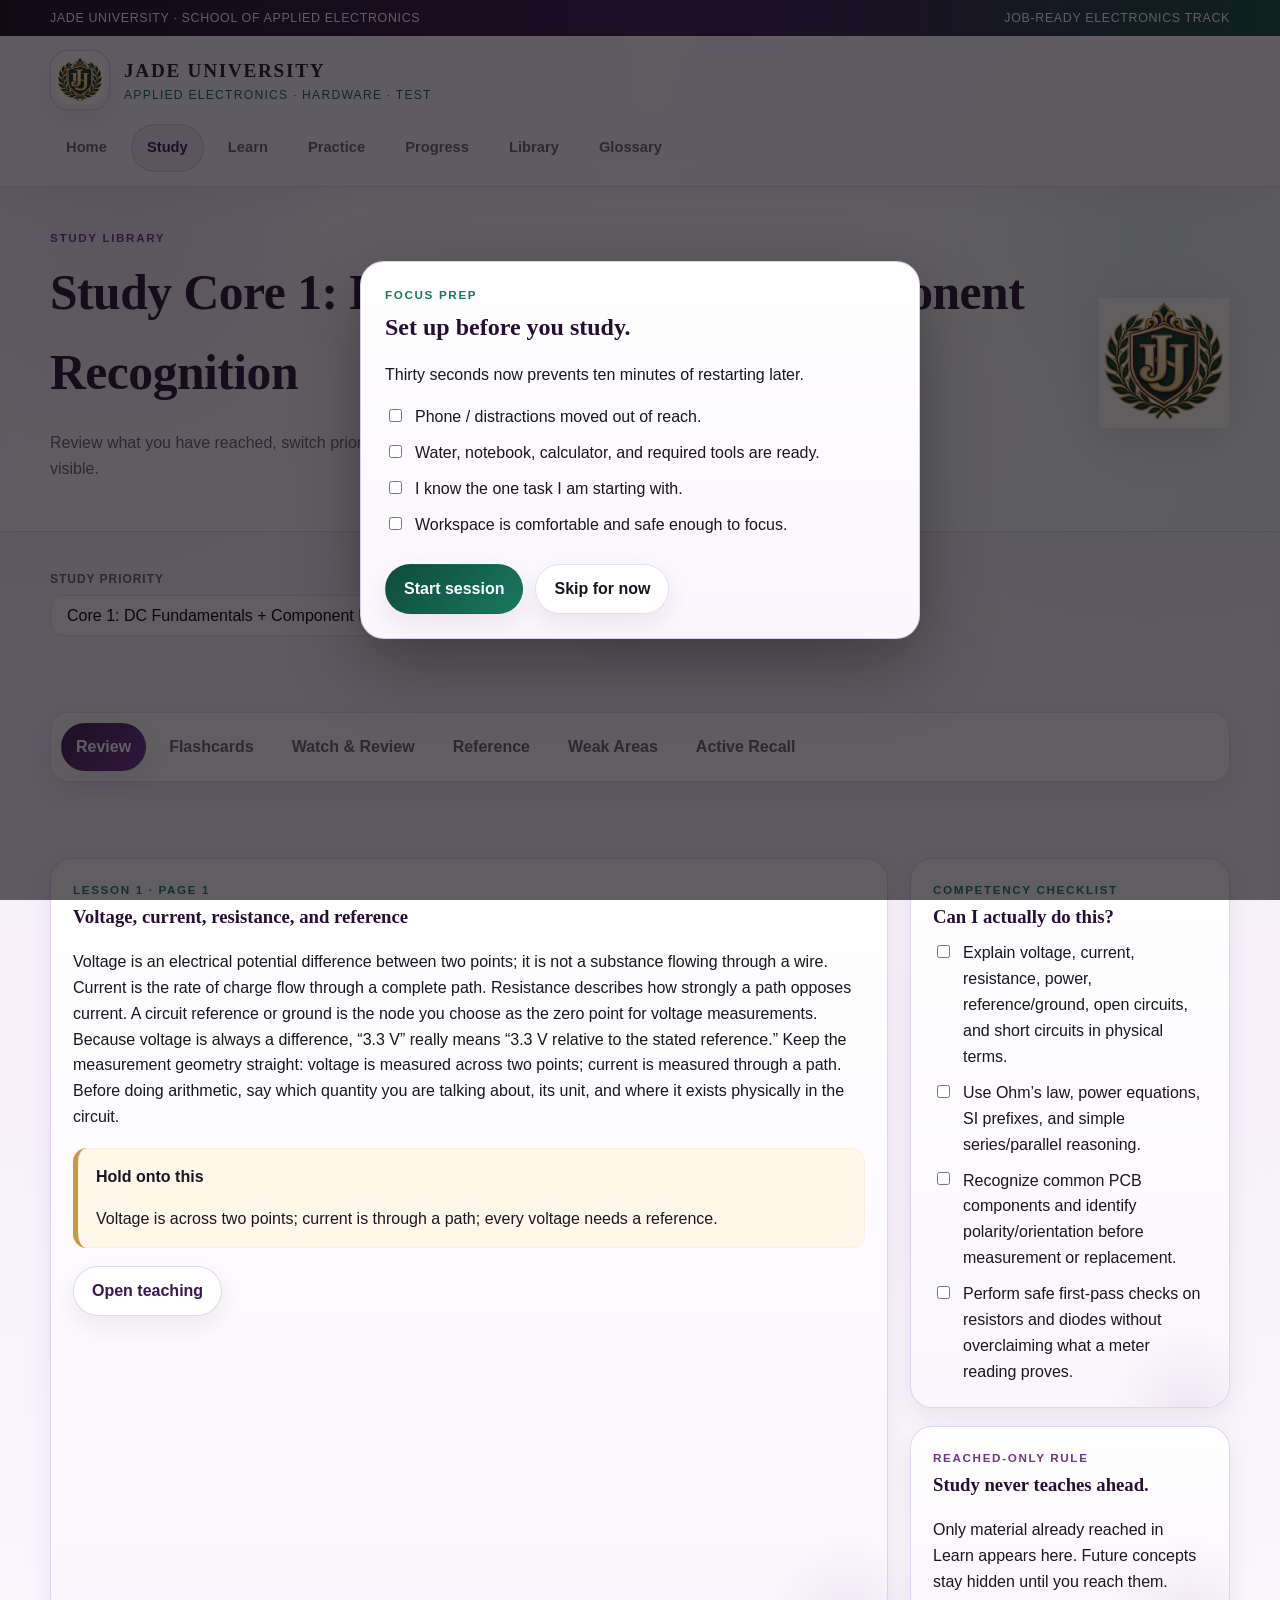
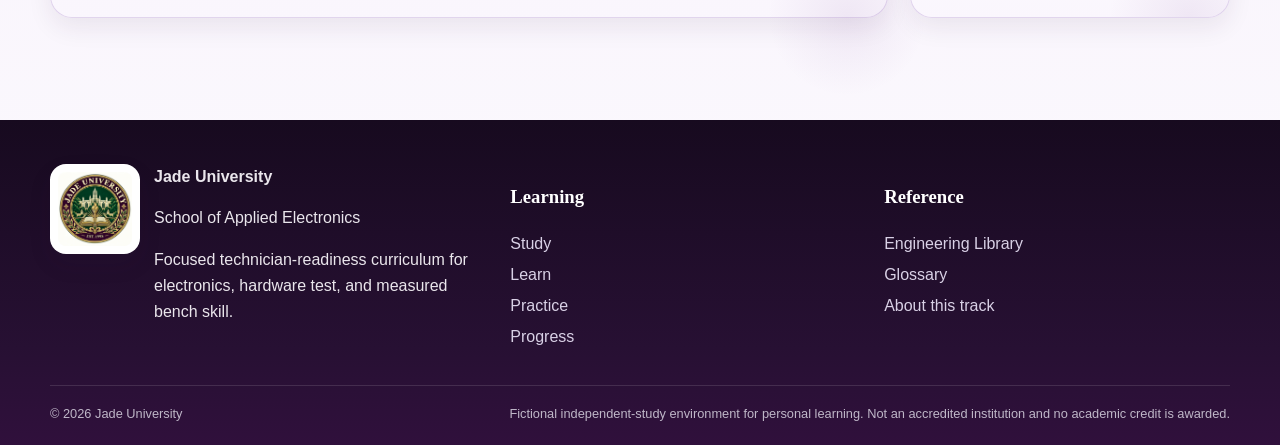
<file: study.html>
<!doctype html>
<html lang="en"><head><meta charset="utf-8"><meta name="viewport" content="width=device-width,initial-scale=1,viewport-fit=cover"><meta name="theme-color" content="#5a2571"><meta name="description" content="Jade University accelerated electronics job-readiness learning track."><link rel="icon" href="icon-192.png"><link rel="apple-touch-icon" href="icon-180.png"><link rel="manifest" href="manifest.webmanifest"><link rel="stylesheet" href="styles.css"><title>Study | Jade University</title></head>
<body data-page="study">
<header class="site-header">
  <a class="skip-link" href="#main">Skip to content</a>
  <div class="topline"><div class="shell topline-inner"><span>Jade University · School of Applied Electronics</span><span class="desktop-only">Job-Ready Electronics Track</span></div></div>
  <div class="shell brand-row">
    <a class="brand" href="index.html"><img src="monogram.webp" alt="Jade University monogram"><div><span class="brand-name">JADE UNIVERSITY</span><span class="brand-sub">Applied Electronics · Hardware · Test</span></div></a>
    <button class="nav-toggle" aria-controls="primary-navigation" aria-expanded="false" aria-label="Open navigation">☰</button>
  </div>
  <nav class="main-nav" id="primary-navigation" aria-label="Primary navigation"><div class="shell nav-links">
    <a href="index.html" data-nav="home">Home</a><a href="study.html" data-nav="study">Study</a><a href="learn.html" data-nav="learn">Learn</a><a href="practice.html" data-nav="practice">Practice</a><a href="progress.html" data-nav="progress">Progress</a><a href="resources.html" data-nav="resources">Library</a><a href="glossary.html" data-nav="glossary">Glossary</a>
  </div></nav>
</header>
<main id="main">
<section class="page-hero"><div class="shell page-heading"><div><div class="eyebrow purple">Study Library</div><h1 id="study-title">Study Priority</h1><p>Review what you have reached, switch priorities whenever needed, and keep hands-on work visible.</p></div><img class="page-logo" loading="lazy" src="monogram.webp" alt="Jade University monogram"></div></section>
<section class="section compact shell"><div class="controls"><div class="field"><label for="study-week">Study priority</label><select id="study-week"></select></div><a class="button ghost" href="resources.html">Open Engineering Library</a></div></section>
<section class="section compact shell"><div class="study-mode-bar" role="tablist" aria-label="Study mode"><button class="study-mode" data-study-view="review">Review</button><button class="study-mode" data-study-view="flashcards">Flashcards</button><button class="study-mode" data-study-view="watch">Watch & Review</button><button class="study-mode" data-study-view="reference">Reference</button><button class="study-mode" data-study-view="weak">Weak Areas</button><button class="study-mode" data-study-view="recall">Active Recall</button></div></section>
<section class="section compact shell"><div class="study-layout"><div class="study-main"><div id="study-workspace"></div></div><aside class="study-side"><div class="card"><div class="eyebrow jade">Competency checklist</div><h3>Can I actually do this?</h3><div class="focus-checklist" id="study-checklist"></div></div><div class="card"><div class="eyebrow purple">Reached-only rule</div><h3>Study never teaches ahead.</h3><p>Only material already reached in Learn appears here. Future concepts stay hidden until you reach them.</p></div></aside></div></section>
</main>
<footer class="site-footer"><div class="shell footer-grid">
  <div class="footer-brand"><img loading="lazy" src="seal.webp" alt=""><div><strong>Jade University</strong><p>School of Applied Electronics</p><p>Focused technician-readiness curriculum for electronics, hardware test, and measured bench skill.</p></div></div>
  <div><h3>Learning</h3><a href="study.html">Study</a><a href="learn.html">Learn</a><a href="practice.html">Practice</a><a href="progress.html">Progress</a></div>
  <div><h3>Reference</h3><a href="resources.html">Engineering Library</a><a href="glossary.html">Glossary</a><a href="about.html">About this track</a></div>
</div><div class="shell legal"><span>© 2026 Jade University</span><span>Fictional independent-study environment for personal learning. Not an accredited institution and no academic credit is awarded.</span></div></footer>
<div class="toast" id="toast" hidden></div>

<script>document.addEventListener('DOMContentLoaded',()=>{document.querySelector(`[data-nav="study"]`)?.classList.add('active')});</script>
<script src="curriculum.js"></script><script src="glossary-data.js"></script><script src="resources-data.js"></script><script src="learning-enhancements.js"></script><script src="app.js"></script><script>if('serviceWorker' in navigator){window.addEventListener('load',()=>navigator.serviceWorker.register('service-worker.js').catch(()=>{}))}</script></body></html>
</file>
<file: styles.css>
:root{
  --purple-980:#170a1f;
  --purple-950:#261032;
  --purple-900:#3b174e;
  --purple-850:#4a1d60;
  --purple-800:#5a2571;
  --purple-700:#6f3390;
  --purple-600:#8350a4;
  --purple-100:#f0e7f7;
  --purple-50:#f8f3fc;
  --jade-950:#08372c;
  --jade-900:#0d4b3a;
  --jade-800:#12614c;
  --jade-700:#1a7860;
  --jade-200:#dbeee7;
  --jade-100:#edf8f4;
  --gold-700:#93651f;
  --gold-500:#c89842;
  --gold-300:#e6c77b;
  --ivory:#fcf8ff;
  --paper:#ffffff;
  --paper-alt:#f7f2fb;
  --ink:#1a1520;
  --muted:#685f73;
  --line:#e7ddf0;
  --line-strong:#d5c4e5;
  --success:#14704d;
  --danger:#a63333;
  --shadow-sm:0 10px 24px rgba(47,22,67,.08);
  --shadow:0 18px 44px rgba(47,22,67,.12);
  --shadow-lg:0 28px 70px rgba(23,10,31,.2);
  --radius:22px;
  --radius-sm:16px;
  --serif: Georgia, "Times New Roman", serif;
  --sans: Inter, ui-sans-serif, -apple-system, BlinkMacSystemFont, "Segoe UI", sans-serif;
}
*{box-sizing:border-box}
html{scroll-behavior:smooth}
body{
  margin:0;
  color:var(--ink);
  font-family:var(--sans);
  line-height:1.62;
  background:
    radial-gradient(circle at top left, rgba(131,80,164,.10), transparent 28%),
    radial-gradient(circle at 90% 8%, rgba(18,97,76,.08), transparent 24%),
    linear-gradient(180deg, #fbf7ff 0%, #f7f0fb 52%, #fcfbfe 100%);
}
img{max-width:100%;display:block}
a{color:inherit}
button,select,input,textarea{font:inherit}
button{cursor:pointer}
.shell{width:min(1180px,calc(100% - 32px));margin-inline:auto}
.skip-link{position:absolute;left:-9999px;top:auto}
.skip-link:focus{left:12px;top:12px;z-index:1000;background:#fff;padding:10px 14px;border:2px solid var(--purple-700);border-radius:12px}
.site-header{
  position:sticky;top:0;z-index:50;
  background:rgba(252,248,255,.82);
  border-bottom:1px solid rgba(213,196,229,.65);
  backdrop-filter:blur(14px);
  box-shadow:0 10px 32px rgba(53,23,74,.06);
}
.topline{
  background:linear-gradient(90deg,var(--purple-980),var(--purple-900) 58%,var(--jade-900));
  color:#fff;font-size:.78rem;letter-spacing:.05em;text-transform:uppercase
}
.topline-inner{display:flex;justify-content:space-between;gap:20px;padding:8px 0}
.brand-row{display:flex;align-items:center;justify-content:space-between;gap:20px;padding:14px 0}
.brand{display:flex;align-items:center;gap:14px;text-decoration:none;min-width:0}
.brand img{
  width:60px;height:60px;object-fit:contain;border-radius:18px;
  background:linear-gradient(160deg,#ffffff,#f5eefb);
  border:1px solid rgba(213,196,229,.9);
  box-shadow:var(--shadow-sm);
  padding:5px;
}
.brand-name{display:block;font-family:var(--serif);font-size:1.2rem;letter-spacing:.09em;font-weight:800;color:var(--purple-950)}
.brand-sub{display:block;font-size:.76rem;color:var(--jade-800);letter-spacing:.1em;text-transform:uppercase}
.nav-toggle{display:none;border:1px solid var(--line-strong);background:rgba(255,255,255,.92);border-radius:14px;padding:10px 13px;box-shadow:var(--shadow-sm)}
.main-nav{background:transparent}
.nav-links{
  display:flex;gap:8px;align-items:center;overflow:auto;
  padding:0 0 14px;
}
.nav-links a{
  display:block;text-decoration:none;padding:11px 15px;font-weight:800;font-size:.92rem;white-space:nowrap;
  border-radius:999px;border:1px solid transparent;color:var(--muted);
  transition:.18s ease;
}
.nav-links a:hover,.nav-links a.active{
  color:var(--purple-900);
  background:rgba(90,37,113,.08);
  border-color:rgba(111,51,144,.15);
  box-shadow:inset 0 0 0 1px rgba(111,51,144,.04);
}
.button{display:inline-flex;align-items:center;justify-content:center;gap:8px;border-radius:999px;padding:11px 18px;text-decoration:none;font-weight:800;border:1px solid transparent;transition:.18s ease;box-shadow:var(--shadow-sm)}
.button:hover{transform:translateY(-1px)}
.button.purple,.button:not(.jade):not(.gold):not(.ghost):not(.outline){background:linear-gradient(135deg,var(--purple-800),var(--purple-700));color:#fff}
.button.jade{background:linear-gradient(135deg,var(--jade-900),var(--jade-700));color:#fff}
.button.gold{background:linear-gradient(135deg,#d5a44f,#e5c174);color:#231709}
.button.outline{background:rgba(255,255,255,.72);border-color:rgba(111,51,144,.2);color:var(--purple-900)}
.button.ghost{background:#fff;border-color:var(--line);color:var(--ink)}
.hero{
  position:relative;overflow:hidden;color:#fff;padding:84px 0 72px;
  background:
    radial-gradient(circle at 12% 24%, rgba(230,199,123,.13), transparent 20%),
    radial-gradient(circle at 84% 18%, rgba(26,120,96,.18), transparent 24%),
    linear-gradient(135deg,var(--purple-980),var(--purple-900) 52%,var(--purple-700) 82%,var(--jade-800));
}
.hero::before{
  content:"";position:absolute;inset:0;opacity:.18;
  background-image:
    linear-gradient(rgba(255,255,255,.12) 1px, transparent 1px),
    linear-gradient(90deg, rgba(255,255,255,.12) 1px, transparent 1px);
  background-size:38px 38px;
  mask-image:linear-gradient(180deg, rgba(0,0,0,.5), rgba(0,0,0,0));
}
.hero::after{content:"";position:absolute;inset:0;background:linear-gradient(90deg,rgba(0,0,0,.16),transparent 58%)}
.hero-grid{position:relative;z-index:1;display:grid;grid-template-columns:1.08fr .92fr;gap:48px;align-items:center}
.hero h1{font-family:var(--serif);font-size:clamp(2.9rem,6vw,5.2rem);line-height:.95;margin:.16em 0 .24em;max-width:850px;letter-spacing:-.02em}
.hero p{font-size:1.08rem;max-width:760px;color:#f4eef9}
.hero-logo-card{
  position:relative;overflow:hidden;
  background:linear-gradient(180deg, rgba(255,255,255,.98), rgba(247,242,251,.95));
  border:1px solid rgba(255,255,255,.4);
  padding:26px;border-radius:30px;box-shadow:var(--shadow-lg)
}
.hero-logo-card::before{content:"";position:absolute;inset:auto -16% -34% auto;width:220px;height:220px;border-radius:50%;background:radial-gradient(circle, rgba(90,37,113,.1), transparent 66%)}
.hero-logo-card img{position:relative;z-index:1;width:100%;max-height:420px;object-fit:contain}
.hero-actions{display:flex;flex-wrap:wrap;gap:12px;margin-top:26px}
.eyebrow{text-transform:uppercase;letter-spacing:.14em;font-size:.73rem;font-weight:900;color:var(--gold-300)}
.eyebrow.jade{color:var(--jade-700)}
.eyebrow.purple{color:var(--purple-700)}
.section{padding:64px 0}
.section.compact{padding:38px 0}
.section-heading{display:flex;justify-content:space-between;gap:30px;align-items:end;margin-bottom:24px}
.section-heading h2,.page-heading h1{font-family:var(--serif);margin:.1em 0;font-size:clamp(2rem,4vw,3.1rem);color:var(--purple-950);letter-spacing:-.01em}
.section-heading p{max-width:620px;color:var(--muted)}
.card-grid{display:grid;gap:18px}
.card-grid.two{grid-template-columns:repeat(2,minmax(0,1fr))}
.card-grid.three{grid-template-columns:repeat(3,minmax(0,1fr))}
.card-grid.four{grid-template-columns:repeat(4,minmax(0,1fr))}
.card{
  position:relative;overflow:hidden;
  background:linear-gradient(180deg,rgba(255,255,255,.98),rgba(250,246,253,.98));
  border:1px solid rgba(213,196,229,.7);border-radius:var(--radius);padding:22px;box-shadow:var(--shadow-sm)
}
.card::after{content:"";position:absolute;inset:auto -40px -80px auto;width:160px;height:160px;border-radius:50%;background:radial-gradient(circle, rgba(111,51,144,.08), transparent 70%)}
.card h3{font-family:var(--serif);margin:.15em 0 .4em;color:var(--purple-950)}
.card p:last-child{margin-bottom:0}
.portal-card{text-decoration:none;position:relative;overflow:hidden;transition:.18s ease}
.portal-card:hover{transform:translateY(-2px);box-shadow:var(--shadow)}
.portal-card::before{content:"";position:absolute;left:0;top:0;bottom:0;width:6px;background:linear-gradient(var(--purple-700),var(--jade-700))}
.portal-card .portal-icon{width:44px;height:44px;border-radius:14px;display:grid;place-items:center;background:var(--purple-100);color:var(--purple-900);font-weight:900;margin-bottom:13px;box-shadow:inset 0 0 0 1px rgba(111,51,144,.08)}
.band{
  position:relative;overflow:hidden;
  background:linear-gradient(130deg,var(--purple-980),var(--purple-850) 65%,var(--jade-900));
  color:#fff;padding:48px 0
}
.band::after{content:"";position:absolute;inset:auto -8% -65px auto;width:260px;height:260px;border-radius:50%;background:radial-gradient(circle, rgba(230,199,123,.12), transparent 70%)}
.band h2{position:relative;z-index:1;font-family:var(--serif);font-size:2rem;margin:0}
.pathway{position:relative;z-index:1;display:flex;align-items:center;gap:12px;flex-wrap:wrap;margin-top:18px}
.pathway>div{background:rgba(255,255,255,.08);border:1px solid rgba(255,255,255,.12);padding:14px 16px;border-radius:16px;backdrop-filter:blur(6px)}
.pathway strong,.pathway span{display:block}
.path-arrow{color:var(--gold-300);font-weight:900}
.status-grid{display:grid;grid-template-columns:repeat(4,minmax(0,1fr));gap:14px}
.status-card{background:linear-gradient(180deg,#fff,#faf6fd);border:1px solid rgba(213,196,229,.72);padding:18px;border-radius:18px;box-shadow:var(--shadow-sm)}
.status-card span{display:block;color:var(--muted);font-size:.78rem;text-transform:uppercase;letter-spacing:.08em}
.status-card strong{font-size:1.35rem;color:var(--purple-900)}
.progress-track{height:10px;background:#ede4f5;border-radius:999px;overflow:hidden}
.progress-track>span{display:block;height:100%;background:linear-gradient(90deg,var(--purple-700),var(--jade-700));width:0}
.page-hero{
  position:relative;overflow:hidden;
  padding:42px 0 34px;
  background:
    radial-gradient(circle at 90% 14%, rgba(18,97,76,.08), transparent 18%),
    radial-gradient(circle at 10% 15%, rgba(131,80,164,.10), transparent 20%),
    linear-gradient(120deg,#faf5fe,#ffffff,#f2fbf8);
  border-bottom:1px solid rgba(213,196,229,.6)
}
.page-heading{display:flex;justify-content:space-between;gap:28px;align-items:center}
.page-heading p{max-width:700px;color:var(--muted)}
.page-logo{width:160px;max-height:130px;object-fit:contain;filter:drop-shadow(0 12px 26px rgba(61,26,83,.16))}
.controls{display:flex;flex-wrap:wrap;gap:12px;align-items:end}
.field{display:grid;gap:5px}
.field label{font-size:.75rem;text-transform:uppercase;letter-spacing:.08em;color:var(--muted);font-weight:800}
.field select,.library-toolbar input,.library-toolbar select,input[type="search"],textarea{
  min-width:230px;background:rgba(255,255,255,.95);border:1px solid var(--line);border-radius:14px;padding:10px 12px;box-shadow:inset 0 1px 0 rgba(255,255,255,.75)
}
.learn-layout{display:grid;grid-template-columns:290px minmax(0,1fr);gap:22px}
.rail{position:sticky;top:142px;align-self:start;background:linear-gradient(180deg,#fff, #f8f3fc);border:1px solid rgba(213,196,229,.7);border-radius:20px;padding:16px;box-shadow:var(--shadow)}
.rail h3{font-family:var(--serif);margin:0 0 10px;color:var(--purple-950)}
.stage-list{display:grid;gap:8px}
.stage-list button{width:100%;text-align:left;background:#fff;border:1px solid #eadff2;padding:11px 12px;border-radius:12px;color:var(--ink);transition:.18s ease}
.stage-list button:hover{border-color:rgba(111,51,144,.22);transform:translateY(-1px)}
.stage-list button.active{background:linear-gradient(135deg,var(--purple-900),var(--purple-700));color:#fff;border-color:var(--purple-900);box-shadow:var(--shadow-sm)}
.stage-list button.complete::after{content:" ✓";color:var(--gold-300);font-weight:900}
.lesson-card{background:linear-gradient(180deg,#fff,#fbf8fe);border:1px solid rgba(213,196,229,.72);border-radius:26px;padding:30px;box-shadow:var(--shadow)}
.lesson-card h2{font-family:var(--serif);font-size:2.25rem;color:var(--purple-950);margin:.1em 0}
.lesson-meta{display:flex;flex-wrap:wrap;gap:8px;margin:12px 0 24px}
.badge{display:inline-flex;align-items:center;border-radius:999px;padding:6px 10px;background:var(--purple-100);color:var(--purple-900);font-size:.74rem;font-weight:800;border:1px solid rgba(111,51,144,.08)}
.badge.purple{background:#eadcf5;color:var(--purple-900)}
.badge.gold{background:#f7edd5;color:#6f4c15}
.teaching-section{padding:22px 0;border-top:1px solid #efe6f6}
.teaching-section:first-of-type{border-top:0}
.teaching-section h3{font-family:var(--serif);font-size:1.55rem;color:var(--purple-900)}
.callout{border-left:5px solid var(--gold-500);background:#fff8ea;padding:16px 18px;border-radius:14px;margin:18px 0;box-shadow:inset 0 0 0 1px rgba(200,152,66,.08)}
.callout.jade{border-left-color:var(--jade-700);background:#eef8f4}
.callout.purple{border-left-color:var(--purple-700);background:#f5eefb}
.formula{font-family:ui-monospace,SFMono-Regular,Menlo,monospace;background:#140b1b;color:#fff;padding:14px 16px;border-radius:14px;overflow:auto;box-shadow:var(--shadow-sm)}
.resource-card{display:grid;grid-template-columns:auto 1fr;gap:12px;border:1px solid rgba(213,196,229,.7);background:#fff;padding:14px;border-radius:16px;margin:12px 0;box-shadow:var(--shadow-sm)}
.resource-kind{width:44px;height:44px;border-radius:14px;display:grid;place-items:center;background:var(--purple-100);color:var(--purple-900);font-weight:900}
.question,.quiz-item{border:1px solid #e4d8ee;border-radius:16px;padding:18px;margin:16px 0;background:#fffdfd;box-shadow:var(--shadow-sm)}
.question label,.quiz-item label{display:block;margin:8px 0;padding:9px 10px;border-radius:10px}
.question label:hover,.quiz-item label:hover{background:#f7f1fb}
.answer-feedback{font-weight:800;margin-top:10px}
.answer-feedback.correct{color:var(--success)}
.answer-feedback.incorrect{color:var(--danger)}
.lesson-nav{display:flex;justify-content:space-between;gap:12px;align-items:center;margin-top:24px}
.study-layout{display:grid;grid-template-columns:1fr 320px;gap:22px}
.study-main,.study-side{display:grid;gap:18px}
.focus-checklist{display:grid;gap:10px}
.check-row{display:flex;gap:10px;align-items:flex-start}
.check-row input{margin-top:.3em}
.glossary-term{font-weight:800;color:var(--purple-800);text-decoration:underline;text-decoration-style:dotted;text-underline-offset:3px;cursor:pointer}
.glossary-tip{position:fixed;z-index:100;background:#fff;color:var(--ink);width:min(360px,calc(100vw - 24px));border:1px solid rgba(213,196,229,.9);border-radius:16px;padding:15px;box-shadow:0 16px 40px rgba(0,0,0,.18)}
.glossary-tip h3{font-family:var(--serif);margin:.15em 0;color:var(--purple-950)}
.glossary-tip .hint{font-size:.78rem;color:var(--muted)}
.glossary-list{display:grid;gap:12px}
.glossary-entry{background:#fff;border:1px solid rgba(213,196,229,.74);border-radius:16px;padding:16px;box-shadow:var(--shadow-sm)}
.glossary-entry:target{outline:3px solid var(--gold-500);outline-offset:4px}
.library-toolbar{display:flex;gap:10px;flex-wrap:wrap;margin-bottom:18px}
.table-wrap{overflow:auto;border:1px solid rgba(213,196,229,.74);border-radius:18px;background:#fff;box-shadow:var(--shadow-sm)}
table{width:100%;border-collapse:collapse}
th,td{text-align:left;padding:12px 14px;border-bottom:1px solid #efe6f6;vertical-align:top}
th{background:#f5eefb;font-size:.78rem;text-transform:uppercase;letter-spacing:.06em;color:var(--purple-900)}
.mastery-meter{display:grid;grid-template-columns:repeat(8,minmax(0,1fr));gap:8px}
.mastery-meter div{height:16px;border-radius:6px;background:#eadff2}
.mastery-meter div.complete{background:var(--purple-700)}
.mastery-meter div.current{background:var(--jade-700)}
.site-footer{background:linear-gradient(180deg,#170a1f,#271033 70%,#30103c);color:#eae6ec;margin-top:64px;padding:44px 0 20px}
.footer-grid{display:grid;grid-template-columns:1.25fr 1fr 1fr;gap:28px}
.footer-brand{display:flex;gap:14px}
.footer-brand img{width:90px;height:90px;object-fit:contain;border-radius:16px;background:#fff;padding:8px;box-shadow:var(--shadow-sm)}
.footer-grid h3{font-family:var(--serif);color:#fff}
.footer-grid a{display:block;color:#d9d1e6;text-decoration:none;margin:5px 0}
.footer-grid a:hover{color:#fff}
.legal{border-top:1px solid rgba(255,255,255,.12);margin-top:30px;padding-top:18px;display:flex;justify-content:space-between;gap:18px;color:#bfb7c8;font-size:.8rem}
.focus-modal{position:fixed;inset:0;background:rgba(16,12,18,.66);display:grid;place-items:center;z-index:200;padding:18px}
.focus-modal[hidden]{display:none}
.focus-panel{width:min(560px,100%);background:linear-gradient(180deg,#fff,#faf6fd);border-radius:24px;padding:24px;box-shadow:0 25px 70px rgba(0,0,0,.34);border:1px solid rgba(213,196,229,.82)}
.focus-panel h2{font-family:var(--serif);color:var(--purple-950);margin:.1em 0}
.toast{position:fixed;right:18px;bottom:18px;background:var(--purple-980);color:#fff;padding:11px 15px;border-radius:14px;z-index:300;box-shadow:var(--shadow)}
.toast[hidden]{display:none}
@media(max-width:900px){
  .hero-grid,.learn-layout,.study-layout,.footer-grid{grid-template-columns:1fr}
  .hero-logo-card{max-width:520px}
  .rail{position:static}
  .status-grid,.card-grid.four{grid-template-columns:repeat(2,minmax(0,1fr))}
  .card-grid.three{grid-template-columns:1fr}
  .page-heading{align-items:flex-start}
}
@media(max-width:680px){
  .desktop-only{display:none}
  .brand-name{font-size:1rem}
  .brand-sub{font-size:.64rem}
  .nav-toggle{display:block}
  .main-nav{display:none}
  .main-nav.open{display:block}
  .nav-links{display:grid;padding:0 0 14px}
  .nav-links a{border-radius:14px}
  .hero{padding:56px 0 48px}
  .hero-grid{gap:30px}
  .section-heading,.page-heading,.legal{display:block}
  .status-grid,.card-grid.two,.card-grid.four{grid-template-columns:1fr}
  .lesson-card{padding:20px}
  .lesson-card h2{font-size:1.8rem}
  .page-logo{margin-top:20px}
  .lesson-nav{flex-wrap:wrap}
  .field select,.library-toolbar input,.library-toolbar select,input[type="search"],textarea{min-width:0;width:100%}
  .mastery-meter{grid-template-columns:repeat(4,1fr)}
}
@media(prefers-reduced-motion:reduce){
  *{scroll-behavior:auto!important;transition:none!important;animation:none!important}
}
:focus-visible{outline:3px solid var(--gold-500);outline-offset:3px;border-radius:8px}
button:disabled,.button[aria-disabled="true"]{opacity:.5;cursor:not-allowed;transform:none!important}
.hint{font-size:.82rem;color:var(--muted)}
.section-complete-box{margin-top:22px;padding-top:18px;border-top:1px dashed var(--line-strong)}
.quiz-item h4{margin:.1em 0 .7em;font-family:var(--serif);color:var(--purple-950)}
.lab-panel{margin-top:24px;border:1px solid rgba(213,196,229,.72);border-radius:24px;background:linear-gradient(180deg,#fff,#f9f4fc);padding:24px;box-shadow:var(--shadow)}
.lab-panel h3,.lab-panel h4{font-family:var(--serif);color:var(--purple-950)}
.lab-grid{display:grid;grid-template-columns:1fr 1fr;gap:18px}
.lab-grid>div{border:1px solid rgba(213,196,229,.72);border-radius:16px;padding:14px;background:#fff}
.evidence-fields{display:grid;gap:12px;margin:14px 0 20px}
.evidence-field{display:grid;gap:6px;font-weight:800;font-size:.9rem}
.evidence-field textarea{width:100%;resize:vertical;min-height:72px;border:1px solid var(--line);border-radius:12px;padding:10px 12px;background:#fff;color:var(--ink);font:inherit;font-weight:400}
.lab-attest{margin:18px 0;padding:14px;background:#f5edf8;border-radius:14px}
.file-button{cursor:pointer}
.resource-card a{word-break:break-word}
@media(max-width:680px){.lab-grid{grid-template-columns:1fr}.lab-panel{padding:18px}}


/* v0.4 learning-parity layer */
.learning-operation,.retrieval-box,.route-box{margin:18px 0;padding:18px;border-radius:16px;border:1px solid rgba(213,196,229,.72);background:#fff;box-shadow:var(--shadow-sm)}
.learning-operation.guided{border-left:5px solid var(--purple-700);background:#f8f3fc}
.learning-operation.challenge{border-left:5px solid var(--jade-700);background:#f1faf7}
.learning-operation h4,.retrieval-box h4,.resource-pair h4{font-family:var(--serif);color:var(--purple-950);margin:.25em 0 .5em}
.learning-operation textarea,.retrieval-box textarea{width:100%;border:1px solid var(--line);border-radius:12px;padding:11px 12px;resize:vertical;background:#fff;color:var(--ink)}
.retrieval-box{border:2px solid rgba(26,120,96,.22);background:linear-gradient(180deg,#f7fcfa,#eff8f4)}
.resource-pair{margin:20px 0;padding-top:4px}
.lesson-figure{margin:20px 0;background:#fff;border:1px solid var(--line);border-radius:18px;padding:14px;box-shadow:var(--shadow-sm)}
.lesson-figure img{max-height:360px;width:100%;object-fit:contain;background:#fff;border-radius:12px}
.lesson-figure figcaption{display:grid;gap:3px;margin-top:10px;font-size:.82rem;color:var(--muted)}
.lesson-figure figcaption strong{color:var(--purple-950)}
.lesson-figure figcaption a{color:var(--purple-800);font-weight:800}
.constructed-response{padding:14px;border-radius:14px;background:#f8f3fc;border:1px solid var(--line);margin-bottom:18px}
.route-box select{width:100%;margin-top:6px;border:1px solid var(--line);border-radius:12px;padding:10px;background:#fff}
.study-mode-bar{display:flex;flex-wrap:wrap;gap:8px;padding:10px;border:1px solid var(--line);border-radius:18px;background:rgba(255,255,255,.86);box-shadow:var(--shadow-sm)}
.study-mode{border:1px solid transparent;border-radius:999px;background:transparent;color:var(--muted);padding:10px 14px;font-weight:800}
.study-mode:hover,.study-mode.active{background:linear-gradient(135deg,var(--purple-900),var(--purple-700));color:#fff;box-shadow:var(--shadow-sm)}
#study-workspace{display:grid;gap:18px}
.review-sheet{overflow:visible}
.flash-answer,.recall-card [id^="recall-answer"],#vocab-answer{margin-top:14px;padding-top:14px;border-top:1px solid var(--line)}
.vocab-drill #vocab-card{padding-top:6px}
@media(max-width:680px){.study-mode-bar{display:grid;grid-template-columns:1fr 1fr}.study-mode{border-radius:12px}.lesson-figure img{max-height:260px}}
.callout.model{border-left-color:var(--purple-700);background:linear-gradient(135deg,#f8f2fc,#f2fbf8)}
.callout.model .eyebrow{margin-bottom:4px}
</file>
